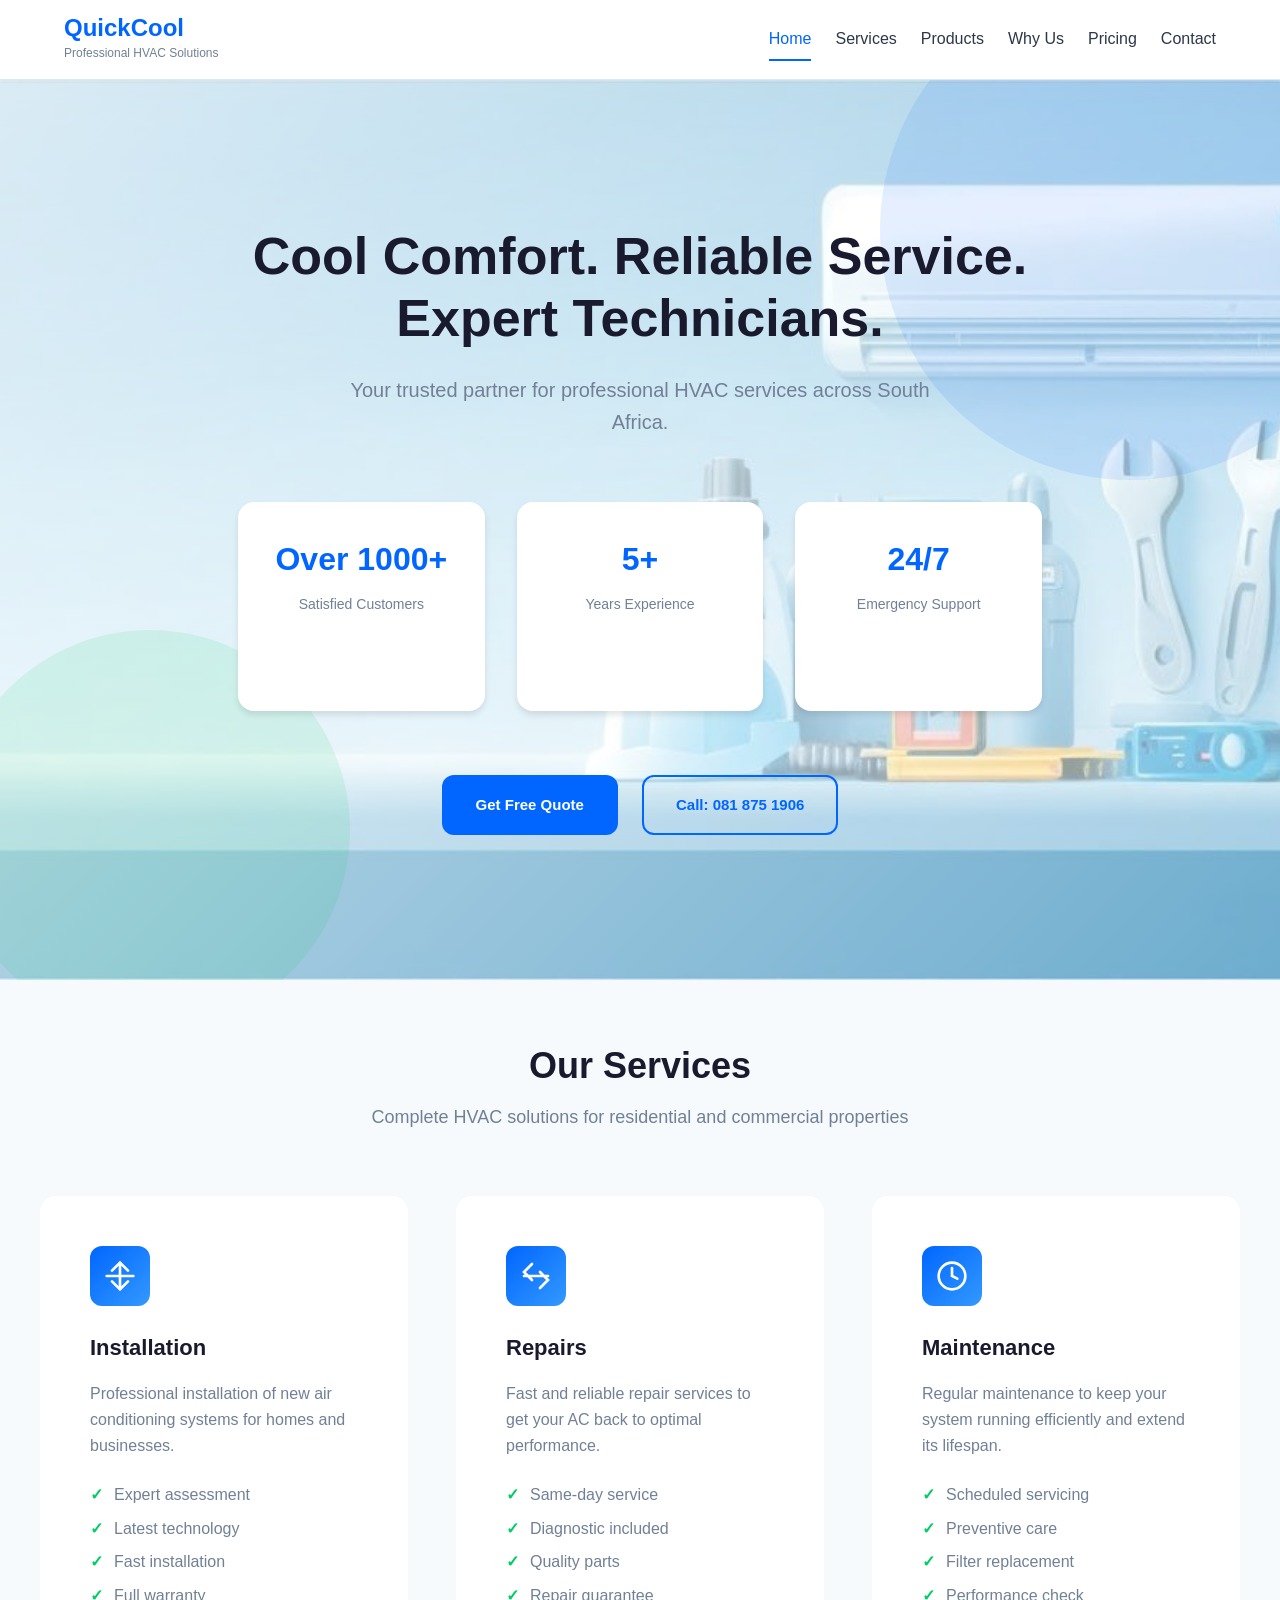
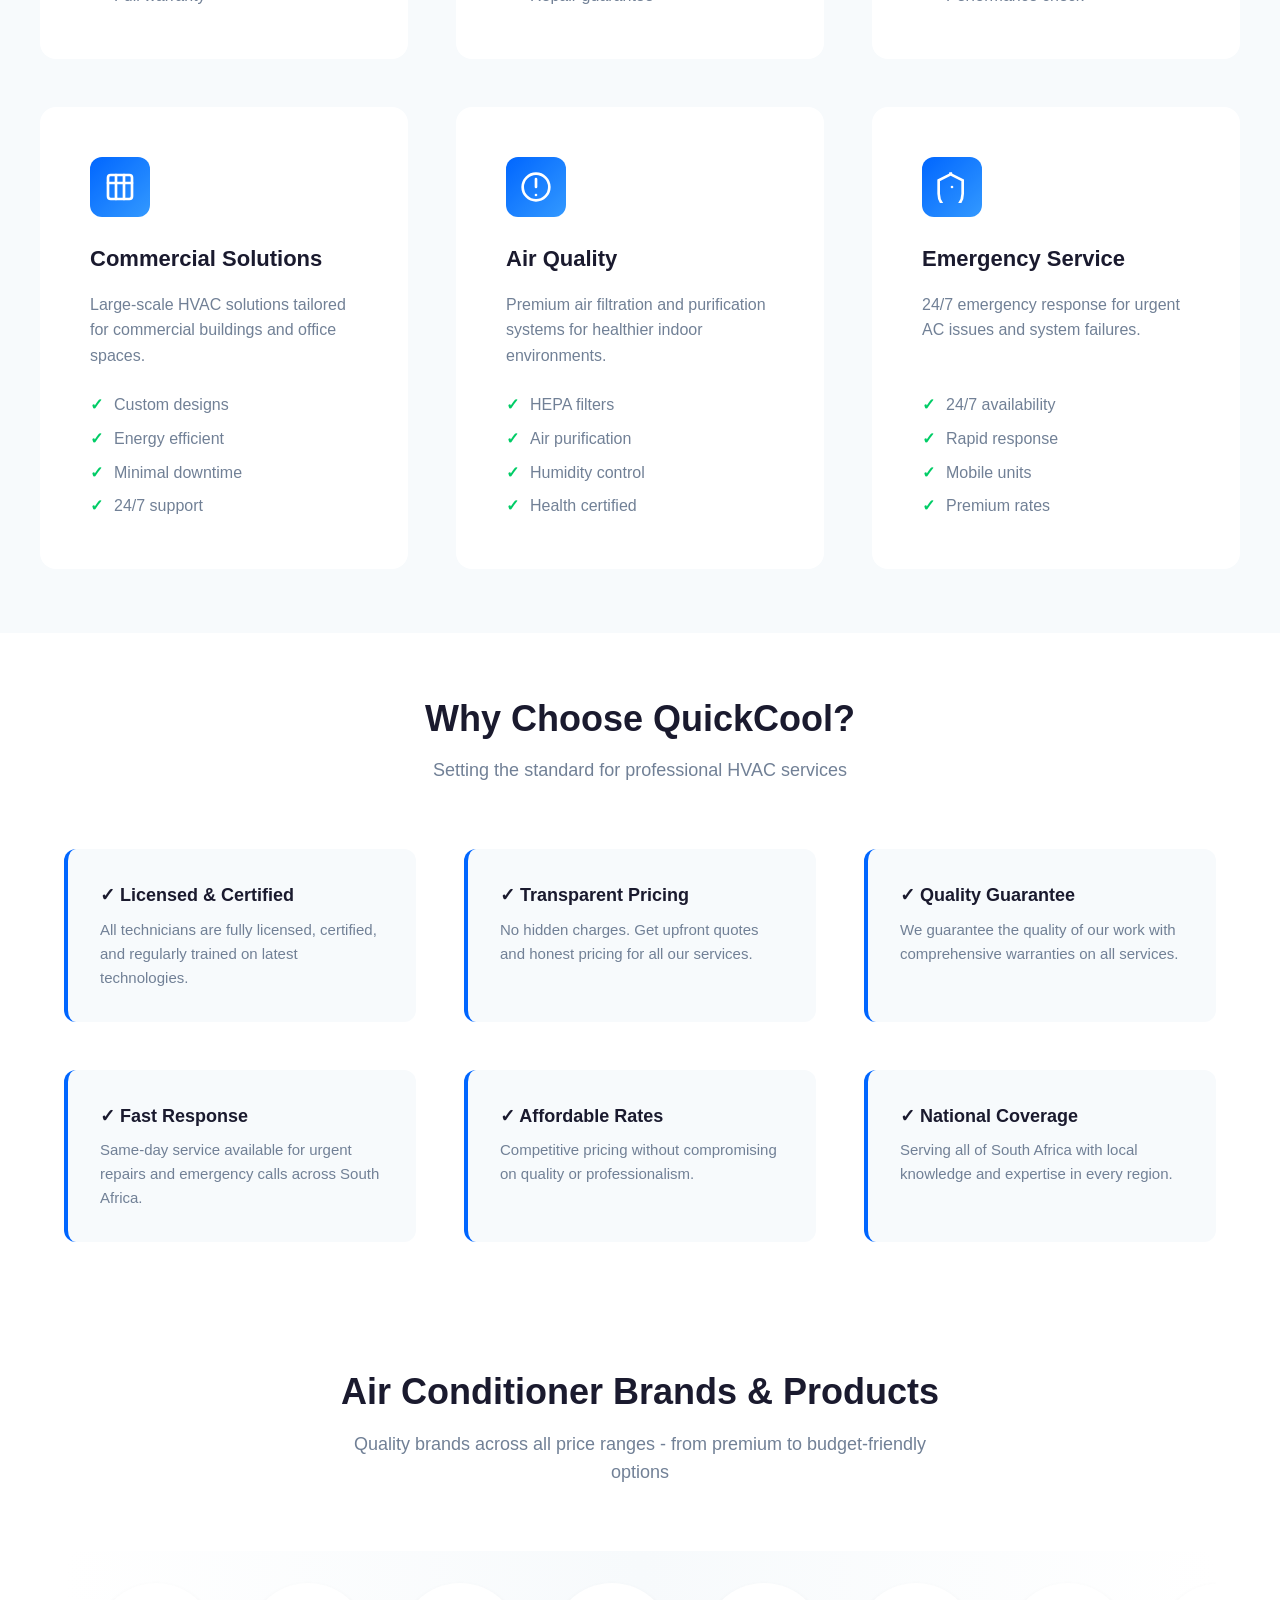
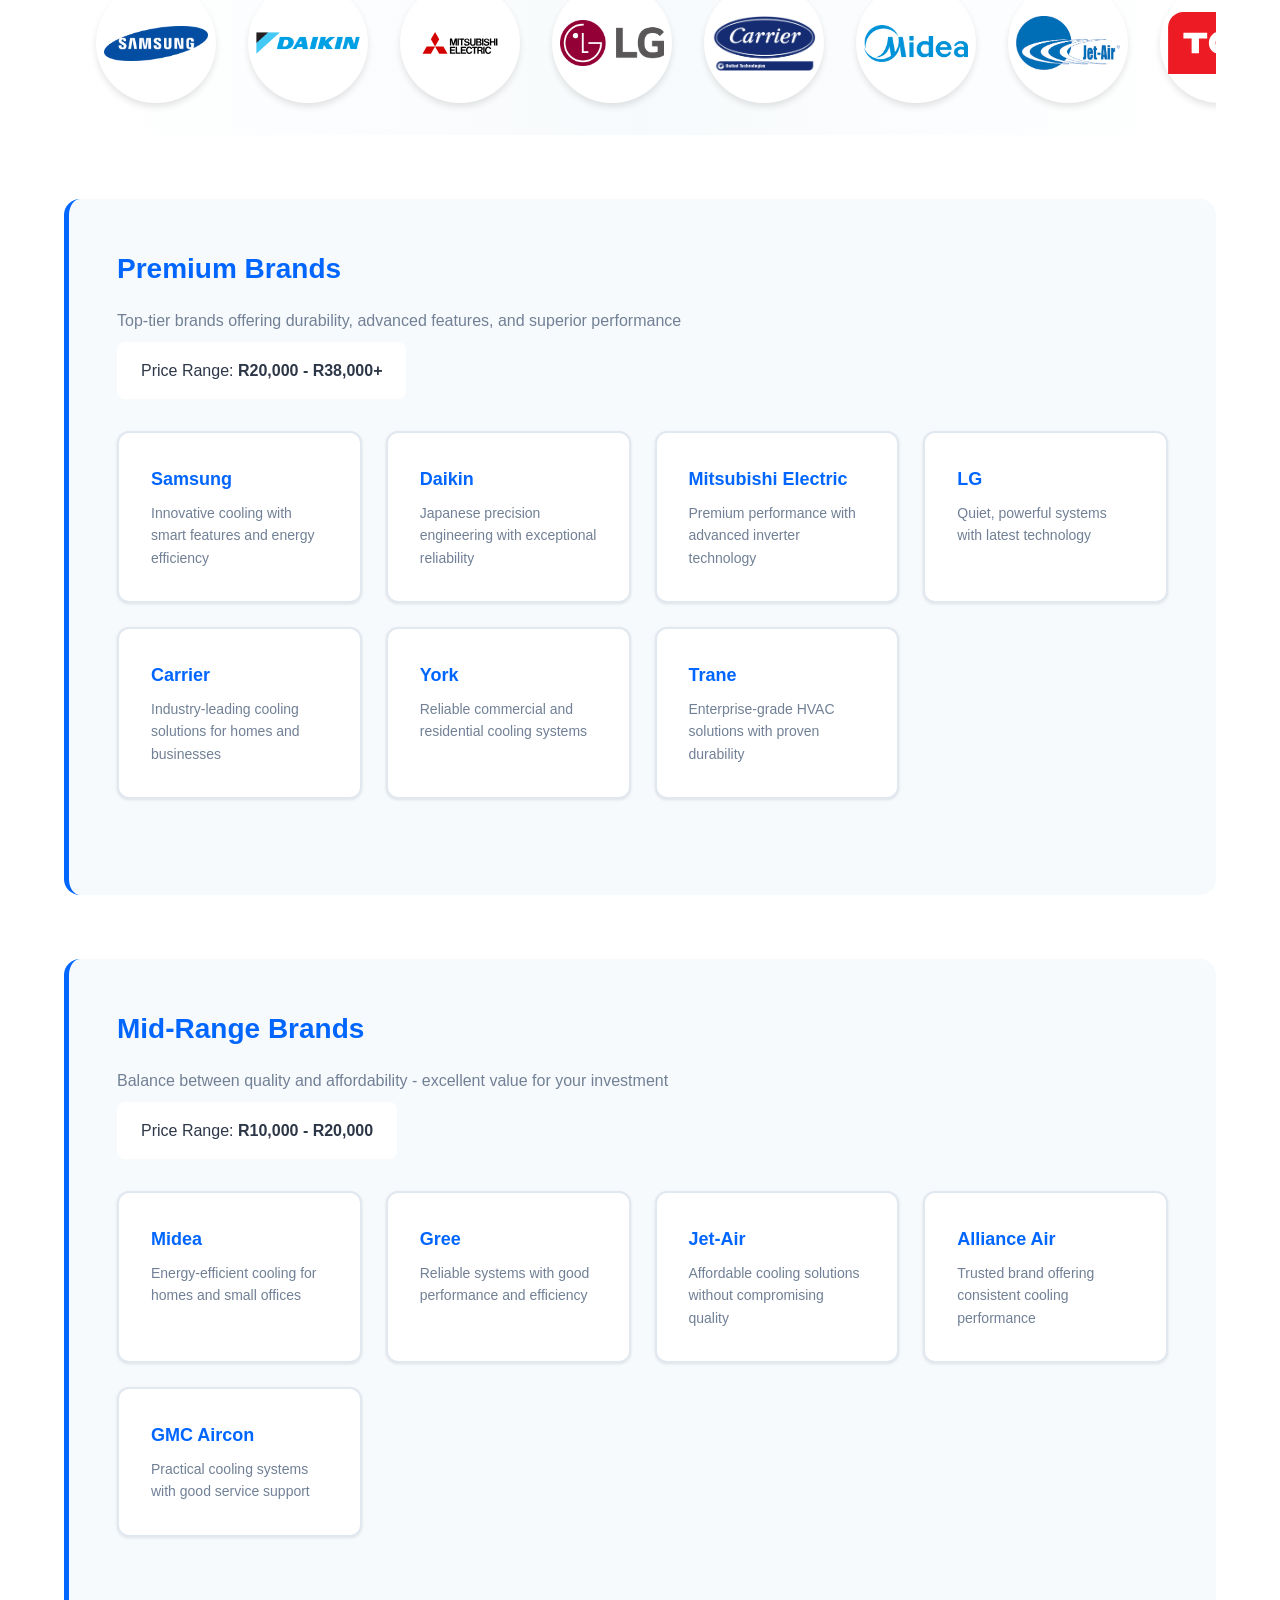
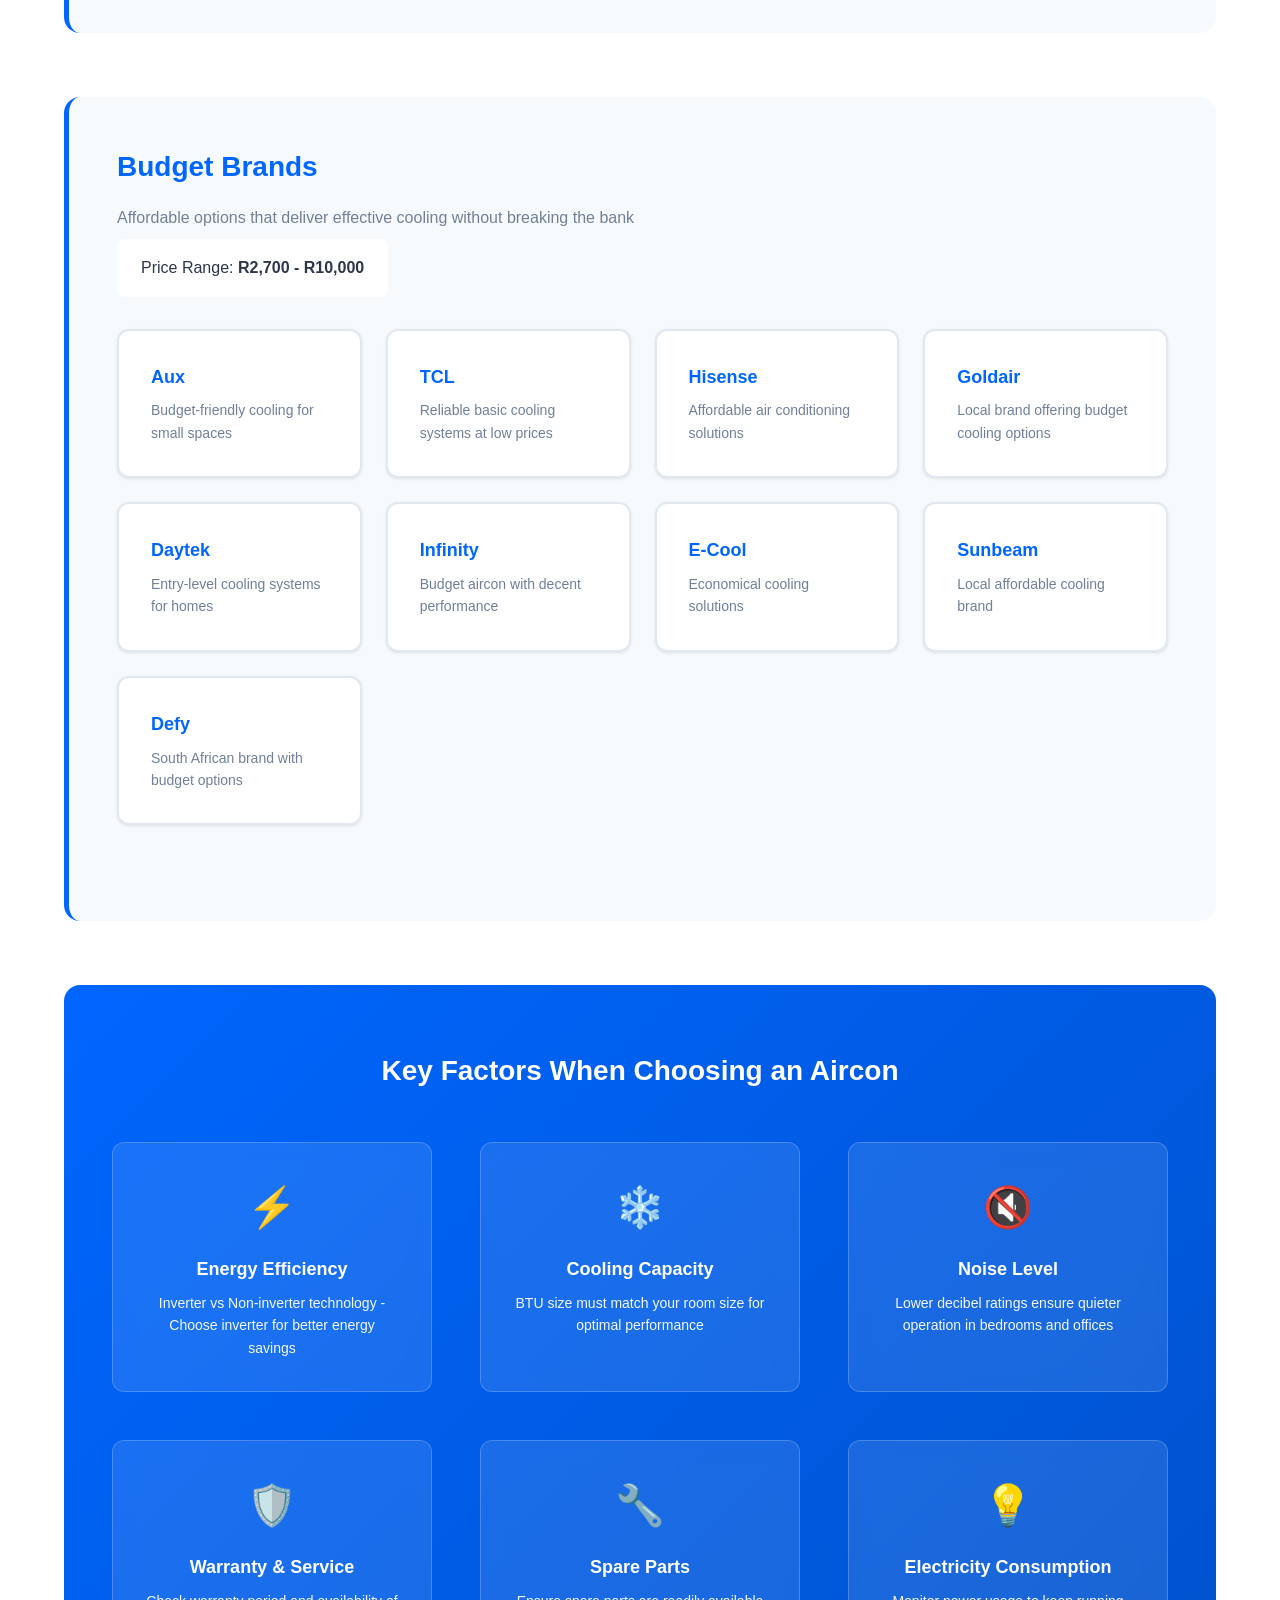
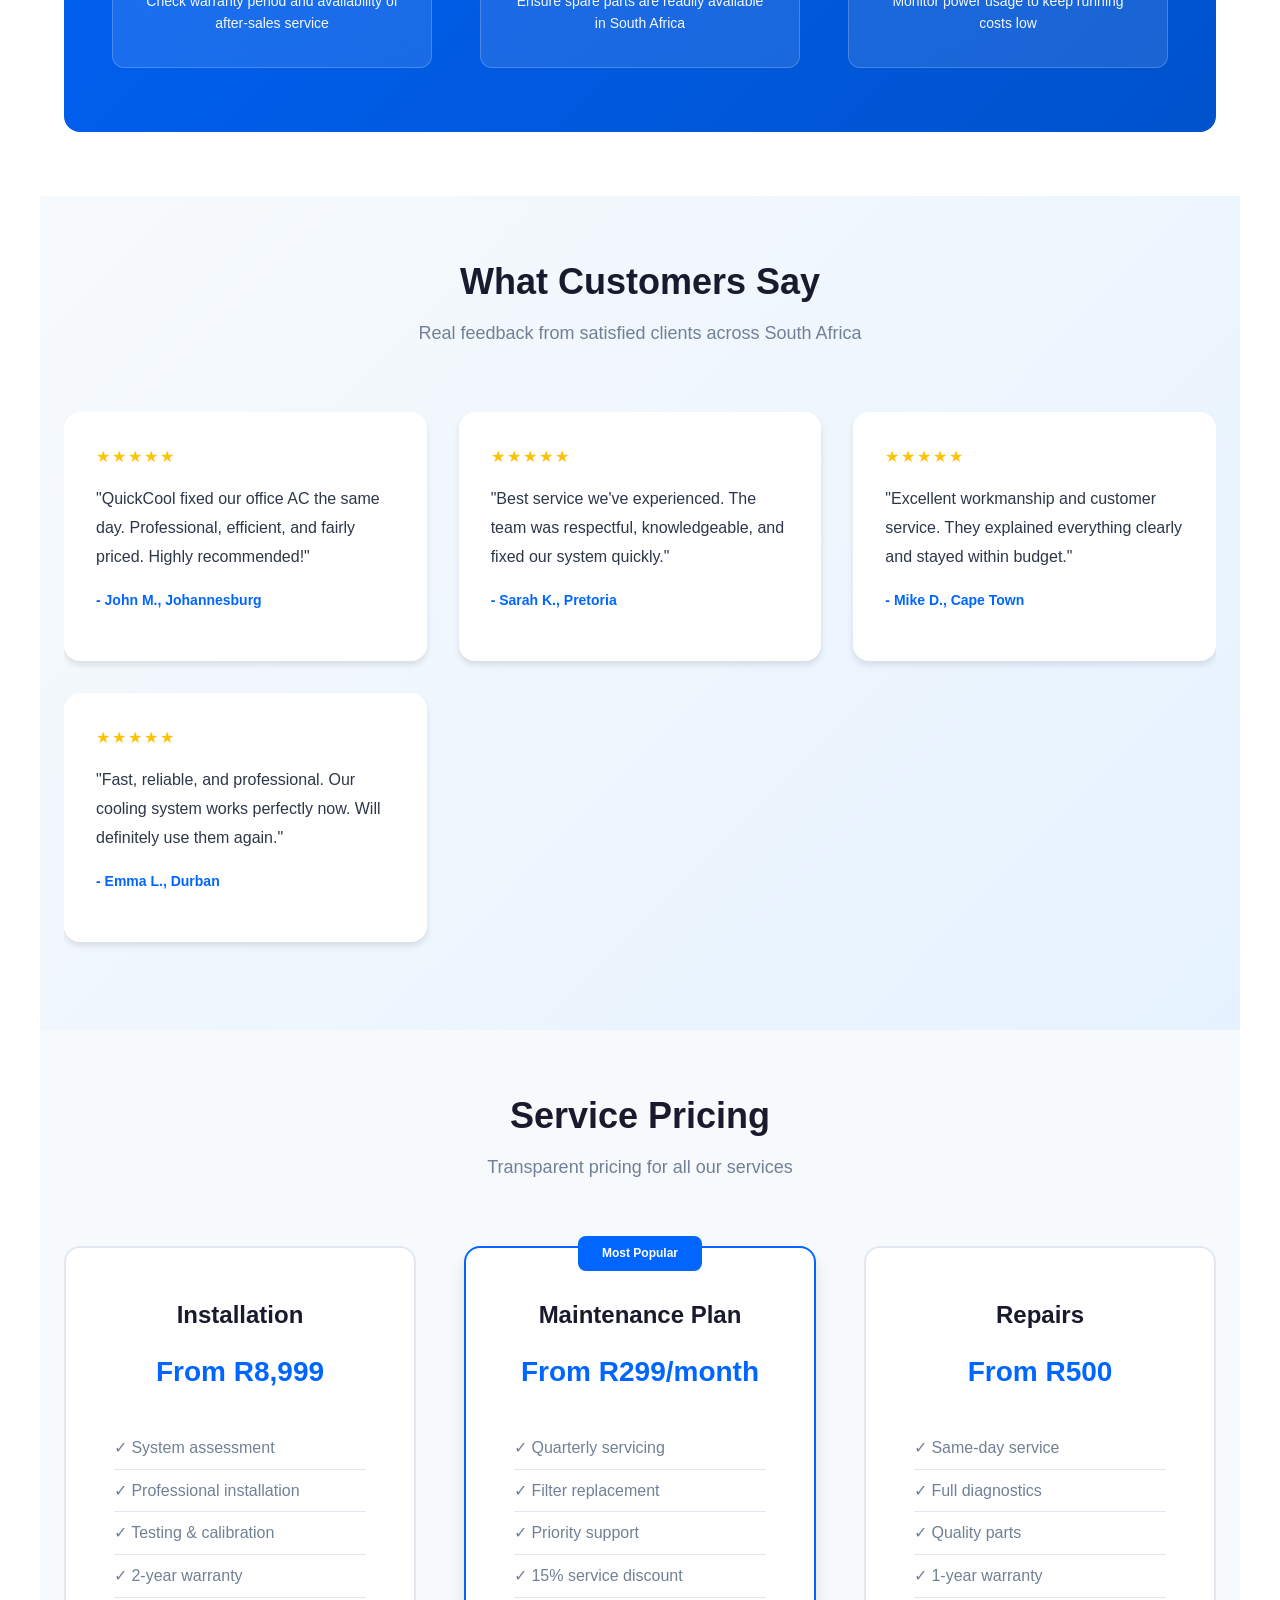
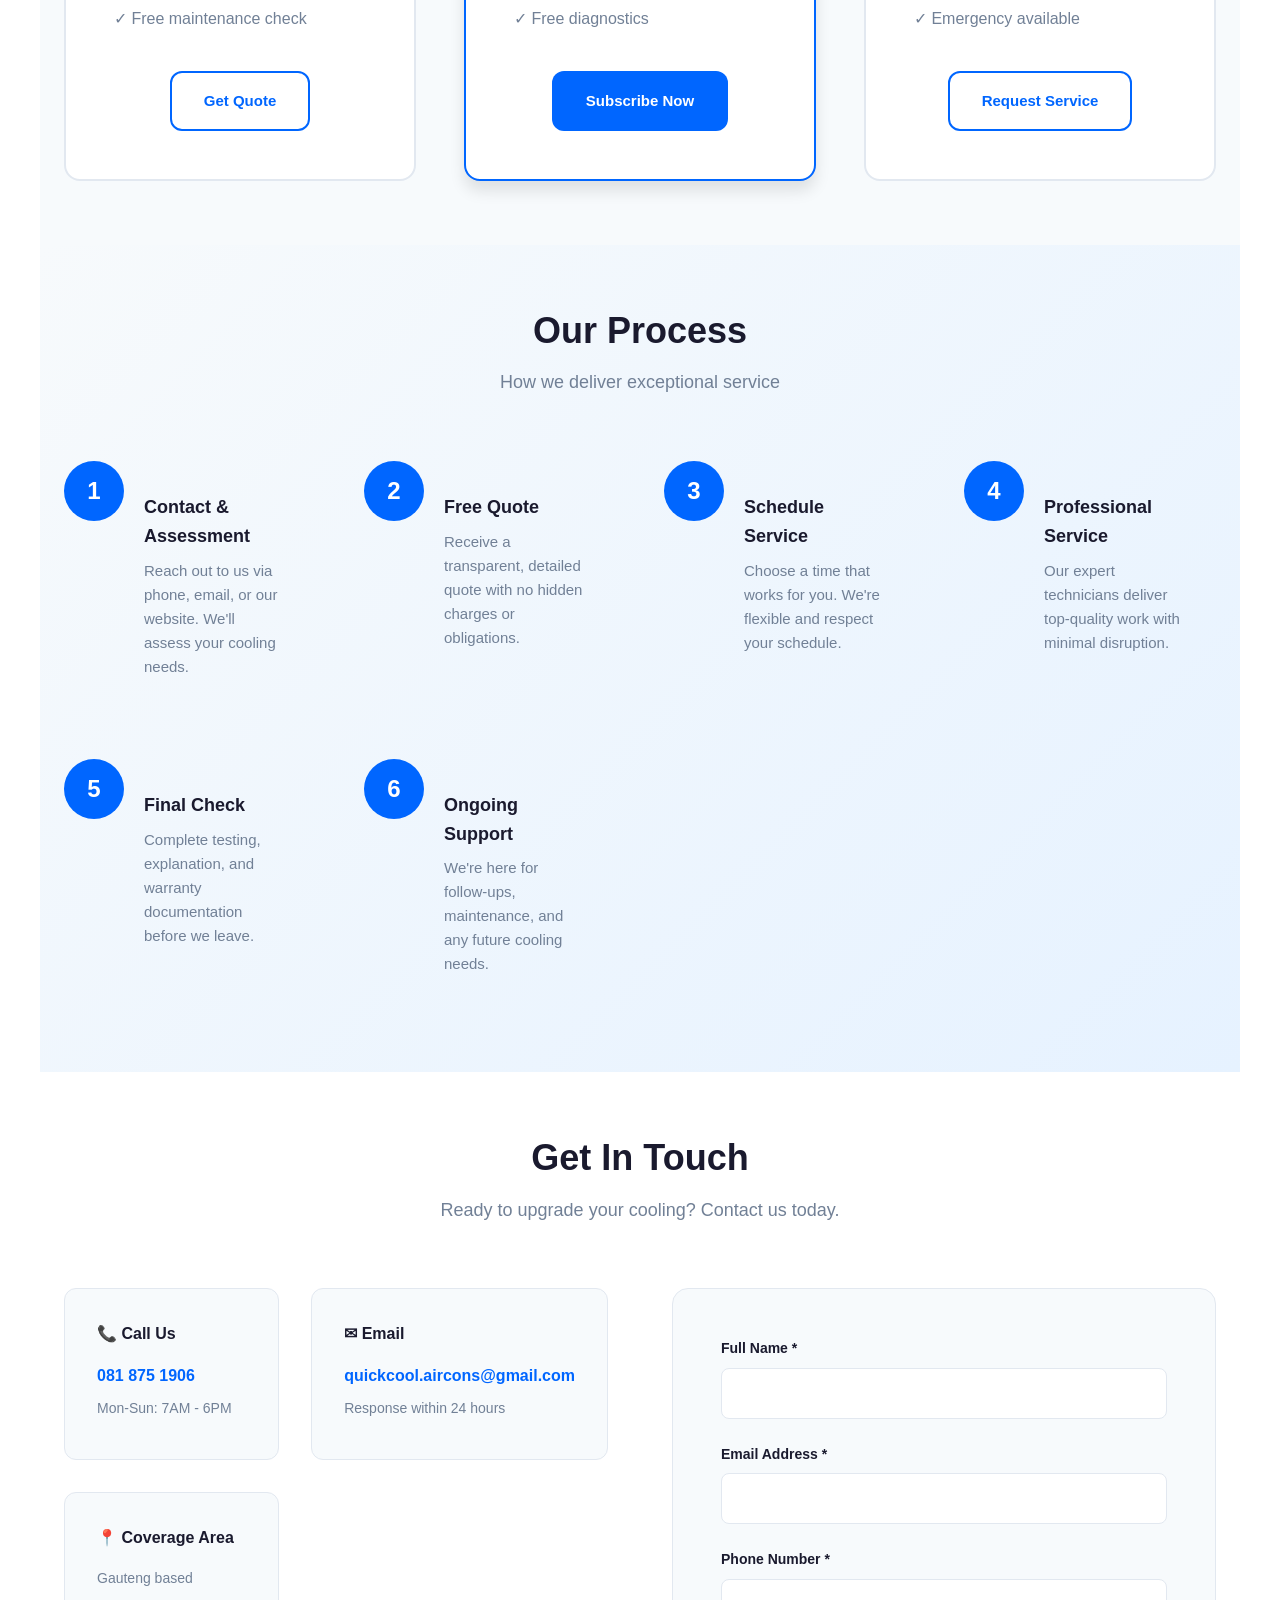
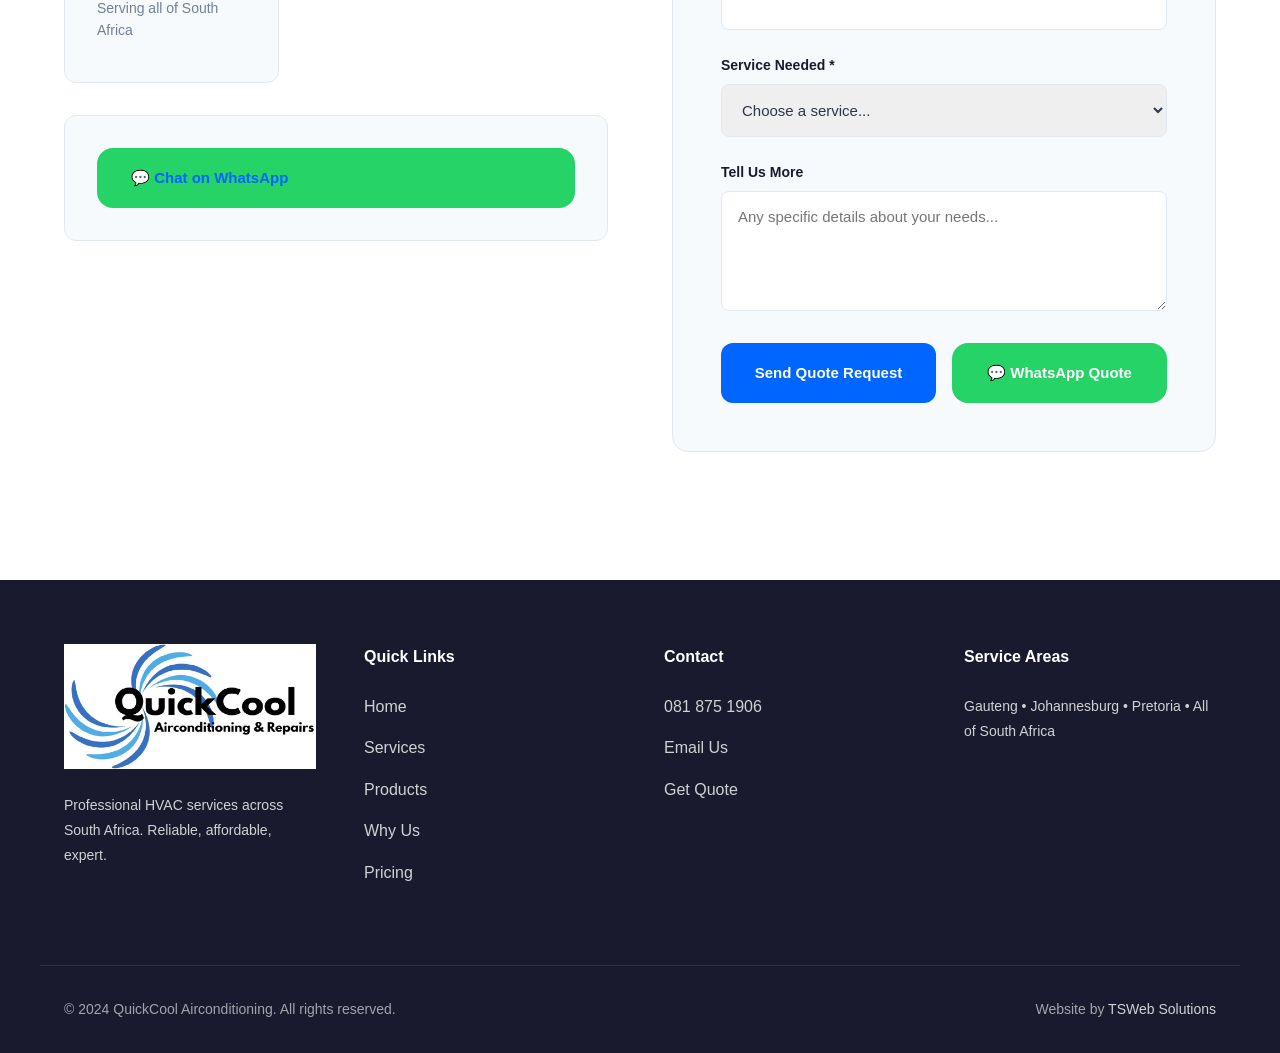
<file: index.html>
<!DOCTYPE html>
<html lang="en">

<head>
    <meta charset="UTF-8">
    <meta name="viewport" content="width=device-width, initial-scale=1.0">
    <meta name="description" content="QuickCool - Professional HVAC Services across South Africa. Expert air conditioning installation, maintenance, repairs & commercial solutions.">
    <meta name="keywords" content="HVAC, air conditioning, installation, repairs, maintenance, cooling systems, South Africa, Gauteng">
    <meta name="theme-color" content="#0066ff">
    <meta property="og:title" content="QuickCool - Professional HVAC Services">
    <meta property="og:description" content="Expert air conditioning installation, repairs, maintenance & commercial solutions across South Africa.">
    <meta property="og:image" content="./assets/og-image.png">
    
    <title>QuickCool | Professional HVAC Services & Air Conditioning Solutions</title>
    <link rel="canonical" href="https://quickcool.co.za/">
    <link rel="stylesheet" href="./style.css">
    <link rel="preconnect" href="https://fonts.googleapis.com">
    <link rel="preconnect" href="https://fonts.gstatic.com" crossorigin>
</head>

<body>
    <!-- NAVIGATION & HEADER -->
    <header class="header" role="banner">
        <div class="header-container">
            <div class="logo">
                <h1>QuickCool</h1>
                <p class="tagline">Professional HVAC Solutions</p>
            </div>
            
            <nav class="nav">
                <a href="#home" class="nav-link active">Home</a>
                <a href="#services" class="nav-link">Services</a>
                <a href="#products" class="nav-link">Products</a>
                <a href="#why-us" class="nav-link">Why Us</a>
                <a href="#pricing" class="nav-link">Pricing</a>
                <a href="#contact" class="nav-link">Contact</a>
            </nav>

            <button class="nav-toggle" aria-label="Toggle navigation" aria-expanded="false">
                <span></span>
                <span></span>
                <span></span>
            </button>
        </div>
    </header>

    <!-- MOBILE NAV -->
    <nav class="mobile-nav" role="navigation" aria-label="Mobile navigation">
        <a href="#home" class="mobile-nav-link">Home</a>
        <a href="#services" class="mobile-nav-link">Services</a>
        <a href="#products" class="mobile-nav-link">Products</a>
        <a href="#why-us" class="mobile-nav-link">Why Us</a>
        <a href="#pricing" class="mobile-nav-link">Pricing</a>
        <a href="#contact" class="mobile-nav-link">Contact</a>
    </nav>

    <!-- HERO SECTION -->
    <section id="home" class="hero">
        <div class="hero-content">
            <h2>Cool Comfort. Reliable Service. Expert Technicians.</h2>
            <p>Your trusted partner for professional HVAC services across South Africa.</p>
            
            <div class="hero-stats">
                <div class="stat">
                    <h3>Over 1000+</h3>
                    <p>Satisfied Customers</p>
                </div>
                <div class="stat">
                    <h3>5+</h3>
                    <p>Years Experience</p>
                </div>
                <div class="stat">
                    <h3>24/7</h3>
                    <p>Emergency Support</p>
                </div>
            </div>

            <div class="cta-buttons">
                <a href="#contact" class="btn btn-primary">Get Free Quote</a>
                <a href="tel:+27818751906" class="btn btn-secondary">Call: 081 875 1906</a>
            </div>
        </div>

        <div class="hero-bg">
            <div class="shape shape-1"></div>
            <div class="shape shape-2"></div>
        </div>
    </section>

    <!-- SERVICES SECTION -->
    <section id="services" class="services">
        <div class="section-header">
            <h2>Our Services</h2>
            <p>Complete HVAC solutions for residential and commercial properties</p>
        </div>

        <div class="services-grid">
            <!-- Service 1 -->
            <article class="service-card" data-service="installation">
                <div class="service-icon">
                    <svg viewBox="0 0 24 24" fill="none" stroke="currentColor">
                        <path d="M12 2v20M2 12h20M18 8l-6-6-6 6M6 16l6 6 6-6" stroke-width="2" stroke-linecap="round"/>
                    </svg>
                </div>
                <h3>Installation</h3>
                <p>Professional installation of new air conditioning systems for homes and businesses.</p>
                <ul class="features">
                    <li>Expert assessment</li>
                    <li>Latest technology</li>
                    <li>Fast installation</li>
                    <li>Full warranty</li>
                </ul>
            </article>

            <!-- Service 2 -->
            <article class="service-card" data-service="repairs">
                <div class="service-icon">
                    <svg viewBox="0 0 24 24" fill="none" stroke="currentColor">
                        <path d="M3 12h18M9 3l-6 6 6 6M15 21l6-6-6-6" stroke-width="2" stroke-linecap="round"/>
                    </svg>
                </div>
                <h3>Repairs</h3>
                <p>Fast and reliable repair services to get your AC back to optimal performance.</p>
                <ul class="features">
                    <li>Same-day service</li>
                    <li>Diagnostic included</li>
                    <li>Quality parts</li>
                    <li>Repair guarantee</li>
                </ul>
            </article>

            <!-- Service 3 -->
            <article class="service-card" data-service="maintenance">
                <div class="service-icon">
                    <svg viewBox="0 0 24 24" fill="none" stroke="currentColor">
                        <circle cx="12" cy="12" r="10"/>
                        <path d="M12 6v6l4 2" stroke-width="2" stroke-linecap="round"/>
                    </svg>
                </div>
                <h3>Maintenance</h3>
                <p>Regular maintenance to keep your system running efficiently and extend its lifespan.</p>
                <ul class="features">
                    <li>Scheduled servicing</li>
                    <li>Preventive care</li>
                    <li>Filter replacement</li>
                    <li>Performance check</li>
                </ul>
            </article>

            <!-- Service 4 -->
            <article class="service-card" data-service="commercial">
                <div class="service-icon">
                    <svg viewBox="0 0 24 24" fill="none" stroke="currentColor">
                        <rect x="3" y="3" width="18" height="18" rx="2"/>
                        <path d="M3 9h18M9 3v18M15 3v18" stroke-width="2" stroke-linecap="round"/>
                    </svg>
                </div>
                <h3>Commercial Solutions</h3>
                <p>Large-scale HVAC solutions tailored for commercial buildings and office spaces.</p>
                <ul class="features">
                    <li>Custom designs</li>
                    <li>Energy efficient</li>
                    <li>Minimal downtime</li>
                    <li>24/7 support</li>
                </ul>
            </article>

            <!-- Service 5 -->
            <article class="service-card" data-service="air-quality">
                <div class="service-icon">
                    <svg viewBox="0 0 24 24" fill="none" stroke="currentColor">
                        <path d="M12 2C6.48 2 2 6.48 2 12s4.48 10 10 10 10-4.48 10-10S17.52 2 12 2z"/>
                        <path d="M12 6v6M12 18v.01" stroke-width="2" stroke-linecap="round"/>
                    </svg>
                </div>
                <h3>Air Quality</h3>
                <p>Premium air filtration and purification systems for healthier indoor environments.</p>
                <ul class="features">
                    <li>HEPA filters</li>
                    <li>Air purification</li>
                    <li>Humidity control</li>
                    <li>Health certified</li>
                </ul>
            </article>

            <!-- Service 6 -->
            <article class="service-card" data-service="emergency">
                <div class="service-icon">
                    <svg viewBox="0 0 24 24" fill="none" stroke="currentColor">
                        <path d="M12 2L2 7v10c0 5.55 3.84 10.74 9 12 5.16-1.26 9-6.45 9-12V7l-10-5z"/>
                        <path d="M12 12h.01" stroke-width="2" stroke-linecap="round"/>
                    </svg>
                </div>
                <h3>Emergency Service</h3>
                <p>24/7 emergency response for urgent AC issues and system failures.</p>
                <ul class="features">
                    <li>24/7 availability</li>
                    <li>Rapid response</li>
                    <li>Mobile units</li>
                    <li>Premium rates</li>
                </ul>
            </article>
        </div>
    </section>

    <!-- WHY US SECTION -->
    <section id="why-us" class="why-us">
        <div class="section-header">
            <h2>Why Choose QuickCool?</h2>
            <p>Setting the standard for professional HVAC services</p>
        </div>

        <div class="benefits-grid">
            <div class="benefit-card">
                <h3>✓ Licensed & Certified</h3>
                <p>All technicians are fully licensed, certified, and regularly trained on latest technologies.</p>
            </div>
            <div class="benefit-card">
                <h3>✓ Transparent Pricing</h3>
                <p>No hidden charges. Get upfront quotes and honest pricing for all our services.</p>
            </div>
            <div class="benefit-card">
                <h3>✓ Quality Guarantee</h3>
                <p>We guarantee the quality of our work with comprehensive warranties on all services.</p>
            </div>
            <div class="benefit-card">
                <h3>✓ Fast Response</h3>
                <p>Same-day service available for urgent repairs and emergency calls across South Africa.</p>
            </div>
            <div class="benefit-card">
                <h3>✓ Affordable Rates</h3>
                <p>Competitive pricing without compromising on quality or professionalism.</p>
            </div>
            <div class="benefit-card">
                <h3>✓ National Coverage</h3>
                <p>Serving all of South Africa with local knowledge and expertise in every region.</p>
            </div>
        </div>
    </section>

    <!-- PRODUCTS & BRANDS SECTION -->
    <section id="products" class="products-brands">
        <div class="section-header">
            <h2>Air Conditioner Brands & Products</h2>
            <p>Quality brands across all price ranges - from premium to budget-friendly options</p>
        </div>

        <!-- BRAND LOGOS CAROUSEL -->
        <div class="brand-logos-carousel">
            <div class="logos-container">
                <!-- ADD YOUR BRAND LOGO IMAGES BELOW - Replace 'logo-placeholder.png' with your image paths -->
                <div class="logo-item">
                    <img src="./images/Samsung_Group_Logo_2005-s640.png" alt="Samsung">
                </div>
                <div class="logo-item">
                    <img src="./images/Daikin_Logo_1985-s640.png" alt="Daikin">
                </div>
                <div class="logo-item">
                    <img src="./images/Mitsubishi_Electric_Logo.svg" alt="Mitsubishi Electric">
                </div>
                <div class="logo-item">
                    <img src="./images/LG_Logo_2014-s640.png" alt="LG">
                </div>
                <div class="logo-item">
                    <img src="./images/Carrier_logo_logotype.png" alt="Carrier">
                </div>
               
                <div class="logo-item">
                    <img src="./images/Midea_Logo_2017-s640.png" alt="Midea">
                </div>
               
                <div class="logo-item">
                    <img src="./images/Jet-Air.png" alt="Jet-Air">
                </div>
            
                <div class="logo-item">
                    <img src="./images/TCL_Corporation_Logo.svg" alt="TCL">
                </div>
                <div class="logo-item">
                    <img src="./images/Hisense_Logo_2012-s640.png" alt="Hisense">
                </div>

                <div class="logo-item">
                    <img src="./images/Defy.png" alt="Defy">
                </div>
                <!-- Duplicate the logos for seamless loop -->
                <div class="logo-item">
                    <img src="./images/Samsung_Group_Logo_2005-s640.png" alt="Samsung">
                </div>
                <div class="logo-item">
                    <img src="./images/Daikin_Logo_1985-s640.png" alt="Daikin">
                </div>
                <div class="logo-item">
                    <img src="./images/Mitsubishi_Electric_Logo.svg" alt="Mitsubishi Electric">
                </div>
                <div class="logo-item">
                    <img src="./images/LG_Logo_2014-s640.png" alt="LG">
                </div>
                <div class="logo-item">
                    <img src="./images/Carrier_logo_logotype.png" alt="Carrier">
                </div>
                <div class="logo-item">         
                    <img src="./images/Jet-Air.png" alt="Jet-Air">
                </div>
            
                <div class="logo-item">
                    <img src="./images/TCL_Corporation_Logo.svg" alt="TCL">
                </div>
                <div class="logo-item">
                    <img src="./images/Hisense_Logo_2012-s640.png" alt="Hisense">
                </div>

                <div class="logo-item">
                    <img src="./images/Defy.png" alt="Defy">
                </div>
                <div class="logo-item">
                    <img src="./images/Samsung_Group_Logo_2005-s640.png" alt="Samsung">
                </div>
                <div class="logo-item">
                    <img src="./images/Daikin_Logo_1985-s640.png" alt="Daikin">
                </div>
                <div class="logo-item">
                    <img src="./images/Mitsubishi_Electric_Logo.svg" alt="Mitsubishi Electric">
                </div>
                <div class="logo-item">
                    <img src="./images/LG_Logo_2014-s640.png" alt="LG">
                </div>
                <div class="logo-item">
                    <img src="./images/Carrier_logo_logotype.png" alt="Carrier">
                </div>
            </div>
        </div>

        <!-- PREMIUM BRANDS -->
        <div class="brand-category">
            <h3 class="category-title">Premium Brands</h3>
            <p class="category-description">Top-tier brands offering durability, advanced features, and superior performance</p>
            <p class="price-range">Price Range: <strong>R20,000 - R38,000+</strong></p>
            
            <div class="brands-grid">
                <div class="brand-card">
                    <h4>Samsung</h4>
                    <p>Innovative cooling with smart features and energy efficiency</p>
                </div>
                <div class="brand-card">
                    <h4>Daikin</h4>
                    <p>Japanese precision engineering with exceptional reliability</p>
                </div>
                <div class="brand-card">
                    <h4>Mitsubishi Electric</h4>
                    <p>Premium performance with advanced inverter technology</p>
                </div>
                <div class="brand-card">
                    <h4>LG</h4>
                    <p>Quiet, powerful systems with latest technology</p>
                </div>
                <div class="brand-card">
                    <h4>Carrier</h4>
                    <p>Industry-leading cooling solutions for homes and businesses</p>
                </div>
                <div class="brand-card">
                    <h4>York</h4>
                    <p>Reliable commercial and residential cooling systems</p>
                </div>
                <div class="brand-card">
                    <h4>Trane</h4>
                    <p>Enterprise-grade HVAC solutions with proven durability</p>
                </div>
            </div>
        </div>

        <!-- MID-RANGE BRANDS -->
        <div class="brand-category">
            <h3 class="category-title">Mid-Range Brands</h3>
            <p class="category-description">Balance between quality and affordability - excellent value for your investment</p>
            <p class="price-range">Price Range: <strong>R10,000 - R20,000</strong></p>
            
            <div class="brands-grid">
                <div class="brand-card">
                    <h4>Midea</h4>
                    <p>Energy-efficient cooling for homes and small offices</p>
                </div>
                <div class="brand-card">
                    <h4>Gree</h4>
                    <p>Reliable systems with good performance and efficiency</p>
                </div>
                <div class="brand-card">
                    <h4>Jet-Air</h4>
                    <p>Affordable cooling solutions without compromising quality</p>
                </div>
                <div class="brand-card">
                    <h4>Alliance Air</h4>
                    <p>Trusted brand offering consistent cooling performance</p>
                </div>
                <div class="brand-card">
                    <h4>GMC Aircon</h4>
                    <p>Practical cooling systems with good service support</p>
                </div>
            </div>
        </div>

        <!-- BUDGET BRANDS -->
        <div class="brand-category">
            <h3 class="category-title">Budget Brands</h3>
            <p class="category-description">Affordable options that deliver effective cooling without breaking the bank</p>
            <p class="price-range">Price Range: <strong>R2,700 - R10,000</strong></p>
            
            <div class="brands-grid">
                <div class="brand-card">
                    <h4>Aux</h4>
                    <p>Budget-friendly cooling for small spaces</p>
                </div>
                <div class="brand-card">
                    <h4>TCL</h4>
                    <p>Reliable basic cooling systems at low prices</p>
                </div>
                <div class="brand-card">
                    <h4>Hisense</h4>
                    <p>Affordable air conditioning solutions</p>
                </div>
                <div class="brand-card">
                    <h4>Goldair</h4>
                    <p>Local brand offering budget cooling options</p>
                </div>
                <div class="brand-card">
                    <h4>Daytek</h4>
                    <p>Entry-level cooling systems for homes</p>
                </div>
                <div class="brand-card">
                    <h4>Infinity</h4>
                    <p>Budget aircon with decent performance</p>
                </div>
                <div class="brand-card">
                    <h4>E-Cool</h4>
                    <p>Economical cooling solutions</p>
                </div>
                <div class="brand-card">
                    <h4>Sunbeam</h4>
                    <p>Local affordable cooling brand</p>
                </div>
                <div class="brand-card">
                    <h4>Defy</h4>
                    <p>South African brand with budget options</p>
                </div>
            </div>
        </div>

        <!-- KEY FACTORS SECTION -->
        <div class="key-factors">
            <h3>Key Factors When Choosing an Aircon</h3>
            <div class="factors-grid">
                <div class="factor-card">
                    <div class="factor-icon">⚡</div>
                    <h4>Energy Efficiency</h4>
                    <p>Inverter vs Non-inverter technology - Choose inverter for better energy savings</p>
                </div>
                <div class="factor-card">
                    <div class="factor-icon">❄️</div>
                    <h4>Cooling Capacity</h4>
                    <p>BTU size must match your room size for optimal performance</p>
                </div>
                <div class="factor-card">
                    <div class="factor-icon">🔇</div>
                    <h4>Noise Level</h4>
                    <p>Lower decibel ratings ensure quieter operation in bedrooms and offices</p>
                </div>
                <div class="factor-card">
                    <div class="factor-icon">🛡️</div>
                    <h4>Warranty & Service</h4>
                    <p>Check warranty period and availability of after-sales service</p>
                </div>
                <div class="factor-card">
                    <div class="factor-icon">🔧</div>
                    <h4>Spare Parts</h4>
                    <p>Ensure spare parts are readily available in South Africa</p>
                </div>
                <div class="factor-card">
                    <div class="factor-icon">💡</div>
                    <h4>Electricity Consumption</h4>
                    <p>Monitor power usage to keep running costs low</p>
                </div>
            </div>
        </div>
    </section>

    <!-- TESTIMONIALS SECTION -->
    <section class="testimonials">
        <div class="section-header">
            <h2>What Customers Say</h2>
            <p>Real feedback from satisfied clients across South Africa</p>
        </div>

        <div class="testimonials-carousel">
            <div class="testimonial-card">
                <div class="stars">★★★★★</div>
                <p>"QuickCool fixed our office AC the same day. Professional, efficient, and fairly priced. Highly recommended!"</p>
                <p class="author">- John M., Johannesburg</p>
            </div>
            <div class="testimonial-card">
                <div class="stars">★★★★★</div>
                <p>"Best service we've experienced. The team was respectful, knowledgeable, and fixed our system quickly."</p>
                <p class="author">- Sarah K., Pretoria</p>
            </div>
            <div class="testimonial-card">
                <div class="stars">★★★★★</div>
                <p>"Excellent workmanship and customer service. They explained everything clearly and stayed within budget."</p>
                <p class="author">- Mike D., Cape Town</p>
            </div>
            <div class="testimonial-card">
                <div class="stars">★★★★★</div>
                <p>"Fast, reliable, and professional. Our cooling system works perfectly now. Will definitely use them again."</p>
                <p class="author">- Emma L., Durban</p>
            </div>
        </div>
    </section>

    <!-- PRICING SECTION -->
    <section id="pricing" class="pricing">
        <div class="section-header">
            <h2>Service Pricing</h2>
            <p>Transparent pricing for all our services</p>
        </div>

        <div class="pricing-grid">
            <!-- Pricing Card 1 -->
            <div class="pricing-card">
                <h3>Installation</h3>
                <p class="price">From R8,999</p>
                <ul class="pricing-features">
                    <li>✓ System assessment</li>
                    <li>✓ Professional installation</li>
                    <li>✓ Testing & calibration</li>
                    <li>✓ 2-year warranty</li>
                    <li>✓ Free maintenance check</li>
                </ul>
                <a href="#contact" class="btn btn-outline">Get Quote</a>
            </div>

            <!-- Pricing Card 2 -->
            <div class="pricing-card featured">
                <span class="badge">Most Popular</span>
                <h3>Maintenance Plan</h3>
                <p class="price">From R299/month</p>
                <ul class="pricing-features">
                    <li>✓ Quarterly servicing</li>
                    <li>✓ Filter replacement</li>
                    <li>✓ Priority support</li>
                    <li>✓ 15% service discount</li>
                    <li>✓ Free diagnostics</li>
                </ul>
                <a href="#contact" class="btn btn-primary">Subscribe Now</a>
            </div>

            <!-- Pricing Card 3 -->
            <div class="pricing-card">
                <h3>Repairs</h3>
                <p class="price">From R500</p>
                <ul class="pricing-features">
                    <li>✓ Same-day service</li>
                    <li>✓ Full diagnostics</li>
                    <li>✓ Quality parts</li>
                    <li>✓ 1-year warranty</li>
                    <li>✓ Emergency available</li>
                </ul>
                <a href="#contact" class="btn btn-outline">Request Service</a>
            </div>
        </div>
    </section>

    <!-- PROCESS SECTION -->
    <section class="process">
        <div class="section-header">
            <h2>Our Process</h2>
            <p>How we deliver exceptional service</p>
        </div>

        <div class="process-steps">
            <div class="step">
                <div class="step-number">1</div>
                <h3>Contact & Assessment</h3>
                <p>Reach out to us via phone, email, or our website. We'll assess your cooling needs.</p>
            </div>
            <div class="step">
                <div class="step-number">2</div>
                <h3>Free Quote</h3>
                <p>Receive a transparent, detailed quote with no hidden charges or obligations.</p>
            </div>
            <div class="step">
                <div class="step-number">3</div>
                <h3>Schedule Service</h3>
                <p>Choose a time that works for you. We're flexible and respect your schedule.</p>
            </div>
            <div class="step">
                <div class="step-number">4</div>
                <h3>Professional Service</h3>
                <p>Our expert technicians deliver top-quality work with minimal disruption.</p>
            </div>
            <div class="step">
                <div class="step-number">5</div>
                <h3>Final Check</h3>
                <p>Complete testing, explanation, and warranty documentation before we leave.</p>
            </div>
            <div class="step">
                <div class="step-number">6</div>
                <h3>Ongoing Support</h3>
                <p>We're here for follow-ups, maintenance, and any future cooling needs.</p>
            </div>
        </div>
    </section>

    <!-- CONTACT SECTION -->
    <section id="contact" class="contact">
        <div class="section-header">
            <h2>Get In Touch</h2>
            <p>Ready to upgrade your cooling? Contact us today.</p>
        </div>

        <div class="contact-grid">
            <!-- Contact Info -->
            <div class="contact-info">
                <div class="info-card">
                    <h3>📞 Call Us</h3>
                    <a href="tel:+27818751906">081 875 1906</a>
                    <p>Mon-Sun: 7AM - 6PM</p>
                </div>

                <div class="info-card">
                    <h3>✉ Email</h3>
                    <a href="mailto:quickcool.aircons@gmail.com">quickcool.aircons@gmail.com</a>
                    <p>Response within 24 hours</p>
                </div>

                <div class="info-card">
                    <h3>📍 Coverage Area</h3>
                    <p>Gauteng based</p>
                    <p>Serving all of South Africa</p>
                </div>

                <div class="info-card whatsapp-card">
                    <a href="https://wa.me/27818751906?text=Hello%2C%20I%20would%20like%20to%20inquire%20about%20HVAC%20services" 
                       target="_blank" rel="noopener noreferrer" class="btn btn-whatsapp">
                        💬 Chat on WhatsApp
                    </a>
                </div>
            </div>

            <!-- Contact Form -->
            <form action="https://formsubmit.co/quickcool.aircons@gmail.com" method="POST" id="contactForm" class="contact-form" novalidate>
                <!-- FormSubmit Security Settings -->
                <input type="hidden" name="_captcha" value="false">
                <input type="hidden" name="_subject" value="New Quote Request from QuickCool">
                
                <div class="form-group">
                    <label for="name">Full Name *</label>
                    <input type="text" id="name" name="name" required aria-label="Your full name">
                </div>

                <div class="form-group">
                    <label for="email">Email Address *</label>
                    <input type="email" id="email" name="email" required aria-label="Your email address">
                </div>

                <div class="form-group">
                    <label for="phone">Phone Number *</label>
                    <input type="tel" id="phone" name="phone" required aria-label="Your phone number">
                </div>

                <div class="form-group">
                    <label for="service">Service Needed *</label>
                    <select id="service" name="service" required aria-label="Select service">
                        <option value="">Choose a service...</option>
                        <option value="installation">Installation</option>
                        <option value="repairs">Repairs</option>
                        <option value="maintenance">Maintenance</option>
                        <option value="commercial">Commercial Solutions</option>
                        <option value="emergency">Emergency Service</option>
                        <option value="other">Other</option>
                    </select>
                </div>

                <div class="form-group">
                    <label for="message">Tell Us More</label>
                    <textarea id="message" name="message" rows="5" placeholder="Any specific details about your needs..." aria-label="Your message"></textarea>
                </div>

                <!-- Button Container -->
                <div class="button-container">
                    <button type="submit" class="btn btn-primary">Send Quote Request</button>
                    <a id="whatsappBtn"
                       class="btn btn-success"
                       target="_blank">
                       💬 WhatsApp Quote
                    </a>
                </div>
            </form>
        </div>
    </section>

    <!-- FOOTER -->
    <footer class="footer">
        <div class="footer-content">
            <div class="footer-section">
                <h4><img src="./Main Logo.jpg" alt="QuickCool Logo" class="footer-logo"></h4>
                <p>Professional HVAC services across South Africa. Reliable, affordable, expert.</p>
            </div>

            <div class="footer-section">
                <h4>Quick Links</h4>
                <ul>
                    <li><a href="#home">Home</a></li>
                    <li><a href="#services">Services</a></li>
                    <li><a href="#products">Products</a></li>
                    <li><a href="#why-us">Why Us</a></li>
                    <li><a href="#pricing">Pricing</a></li>
                </ul>
            </div>

            <div class="footer-section">
                <h4>Contact</h4>
                <ul>
                    <li><a href="tel:+27818751906">081 875 1906</a></li>
                    <li><a href="mailto:quickcool.aircons@gmail.com">Email Us</a></li>
                    <li><a href="#contact">Get Quote</a></li>
                </ul>
            </div>

            <div class="footer-section">
                <h4>Service Areas</h4>
                <p>Gauteng • Johannesburg • Pretoria • All of South Africa</p>
            </div>
        </div>

        <div class="footer-bottom">
            <p>&copy; 2024 QuickCool Airconditioning. All rights reserved.</p>
            <p class="credit">Website by <a href="https://tsweb-solutions.github.io/TSWeb/" target="_blank" rel="noopener noreferrer">TSWeb Solutions</a></p>
        </div>
    </footer>

    <!-- SCRIPTS -->
    <script src="./script.js"></script>

</body>

</html>
</file>
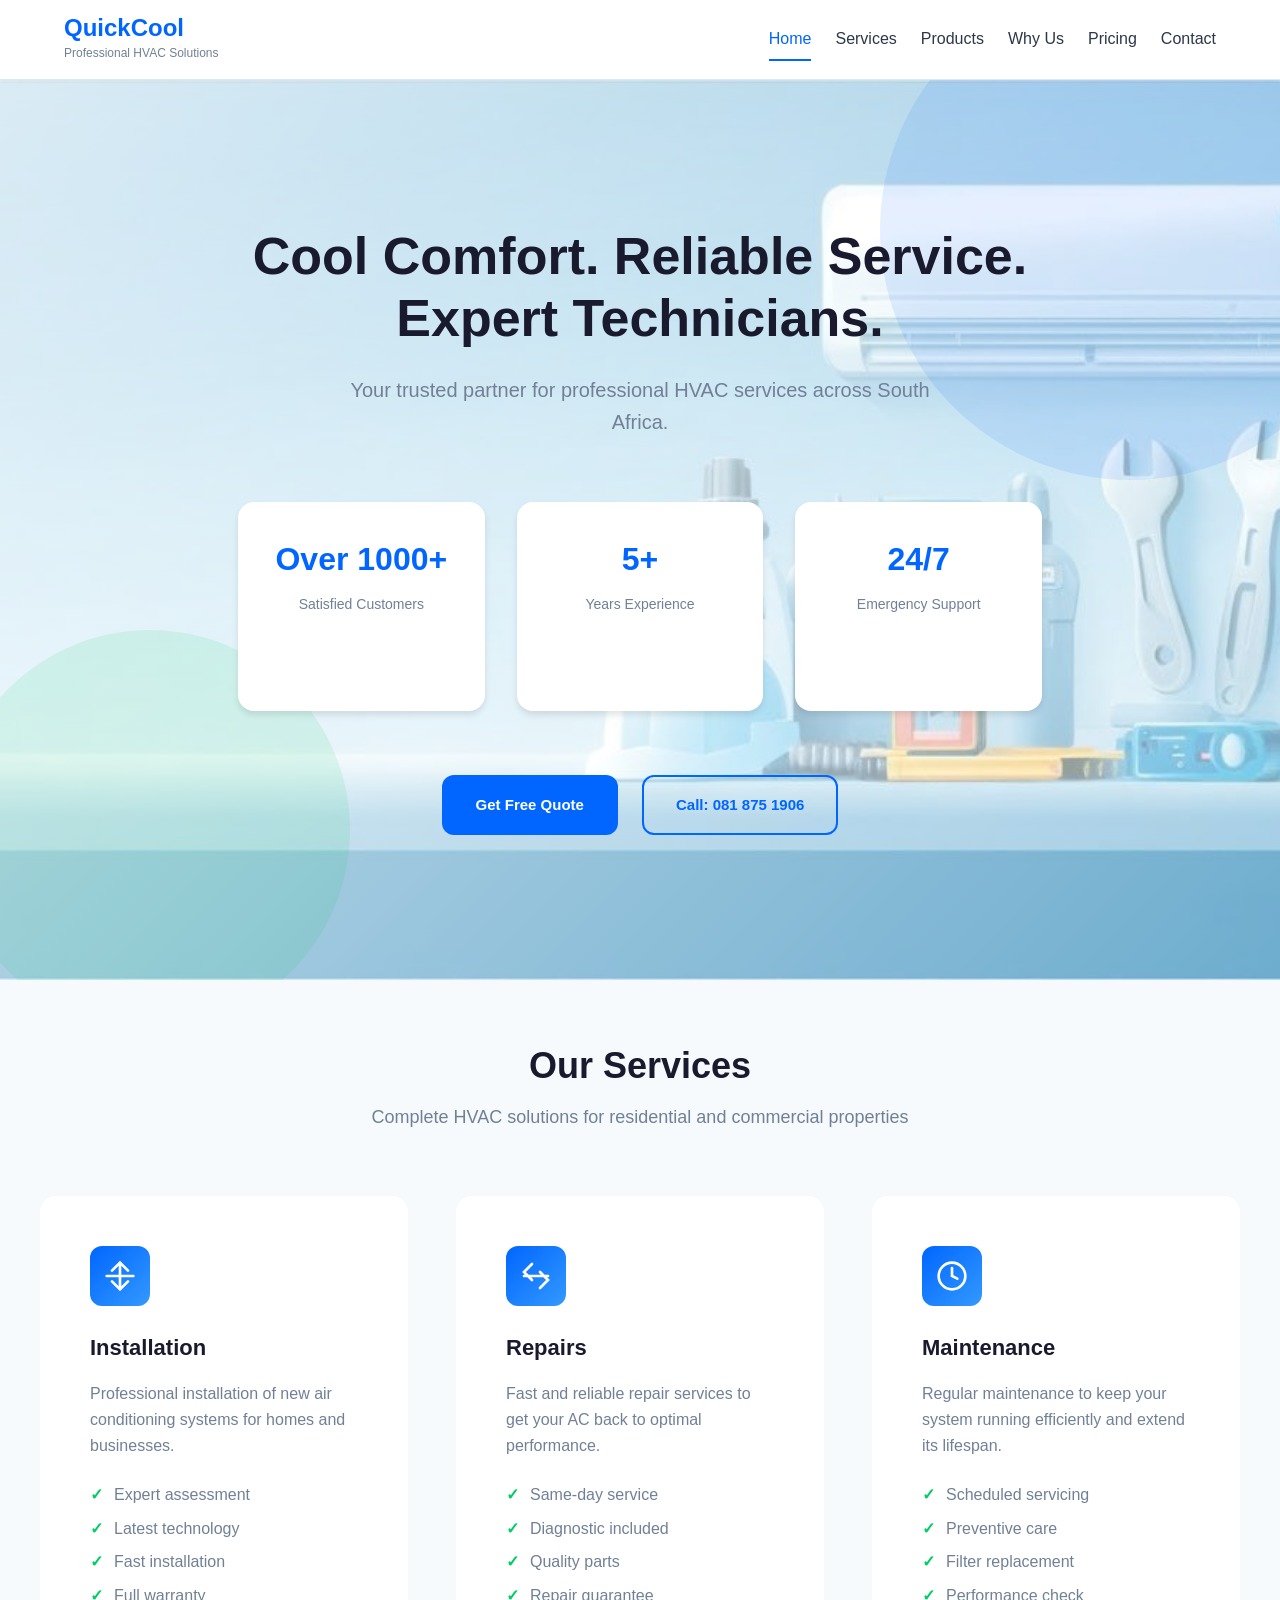
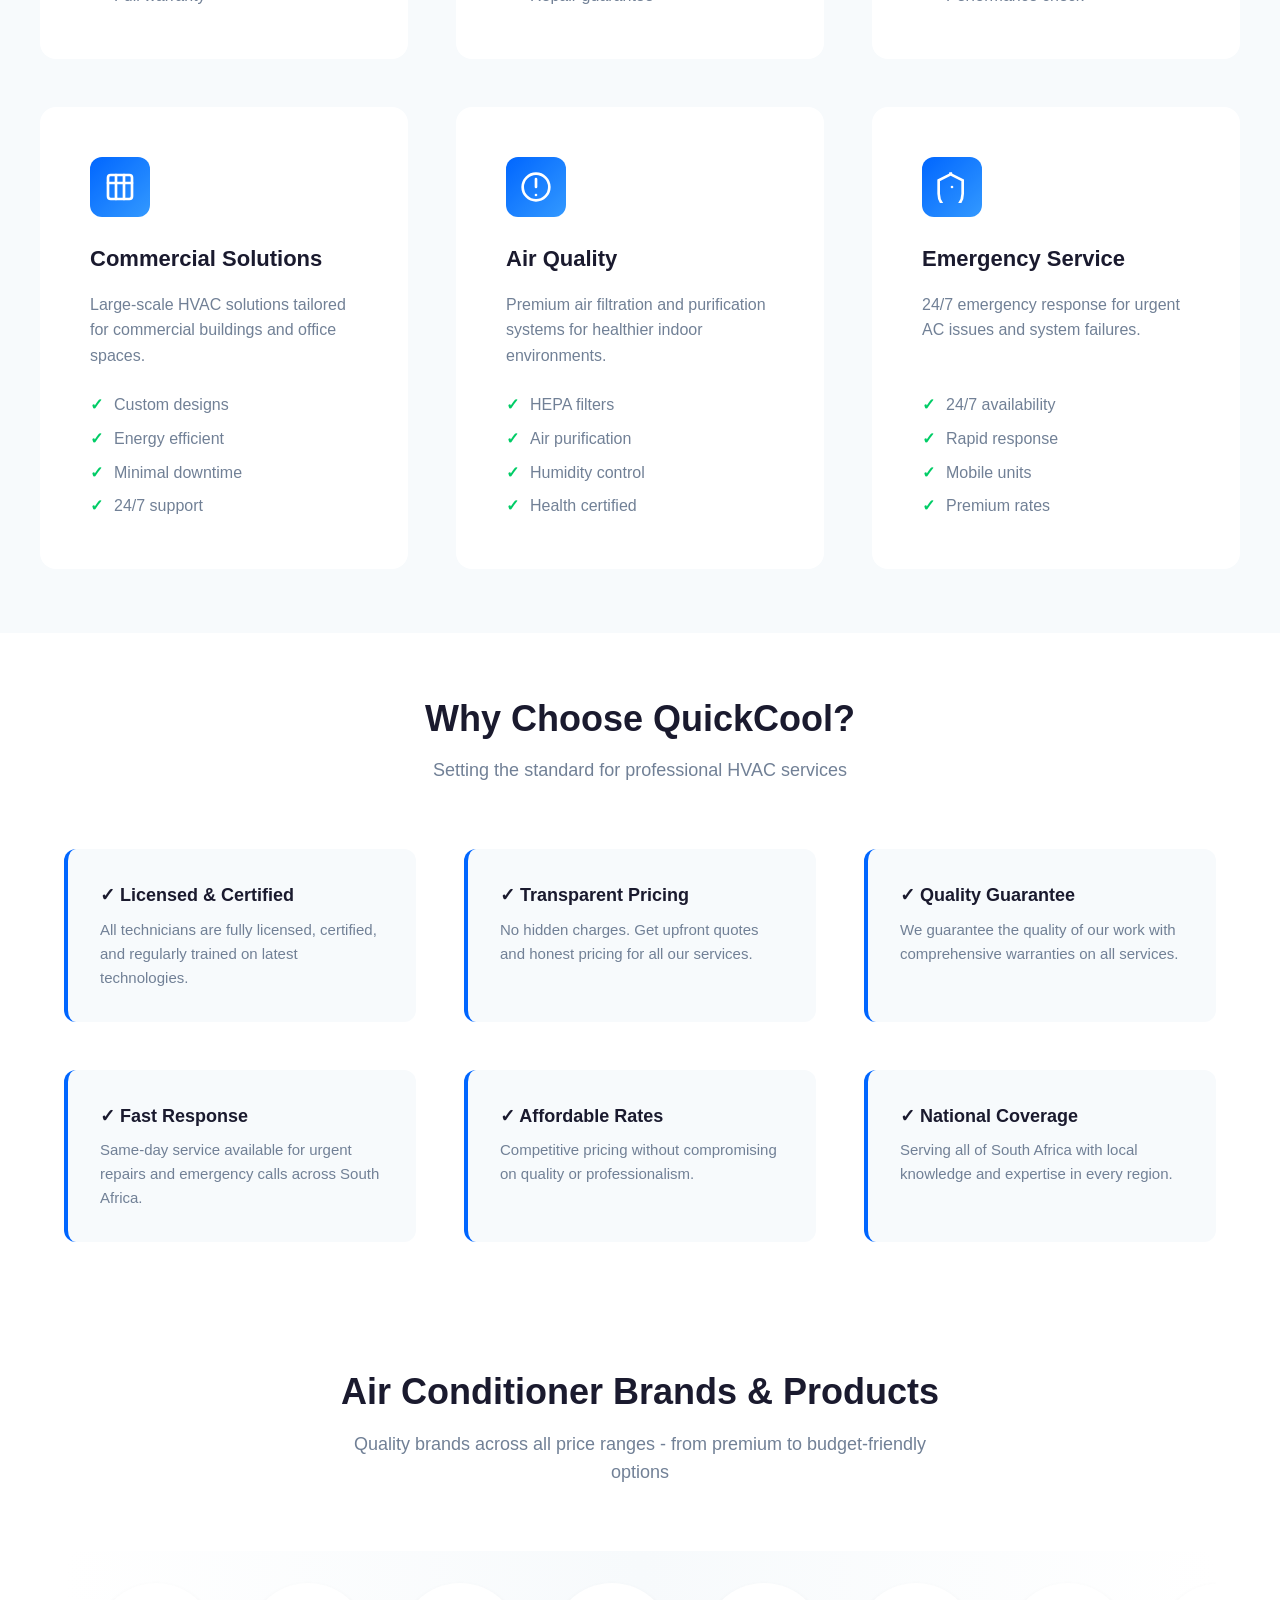
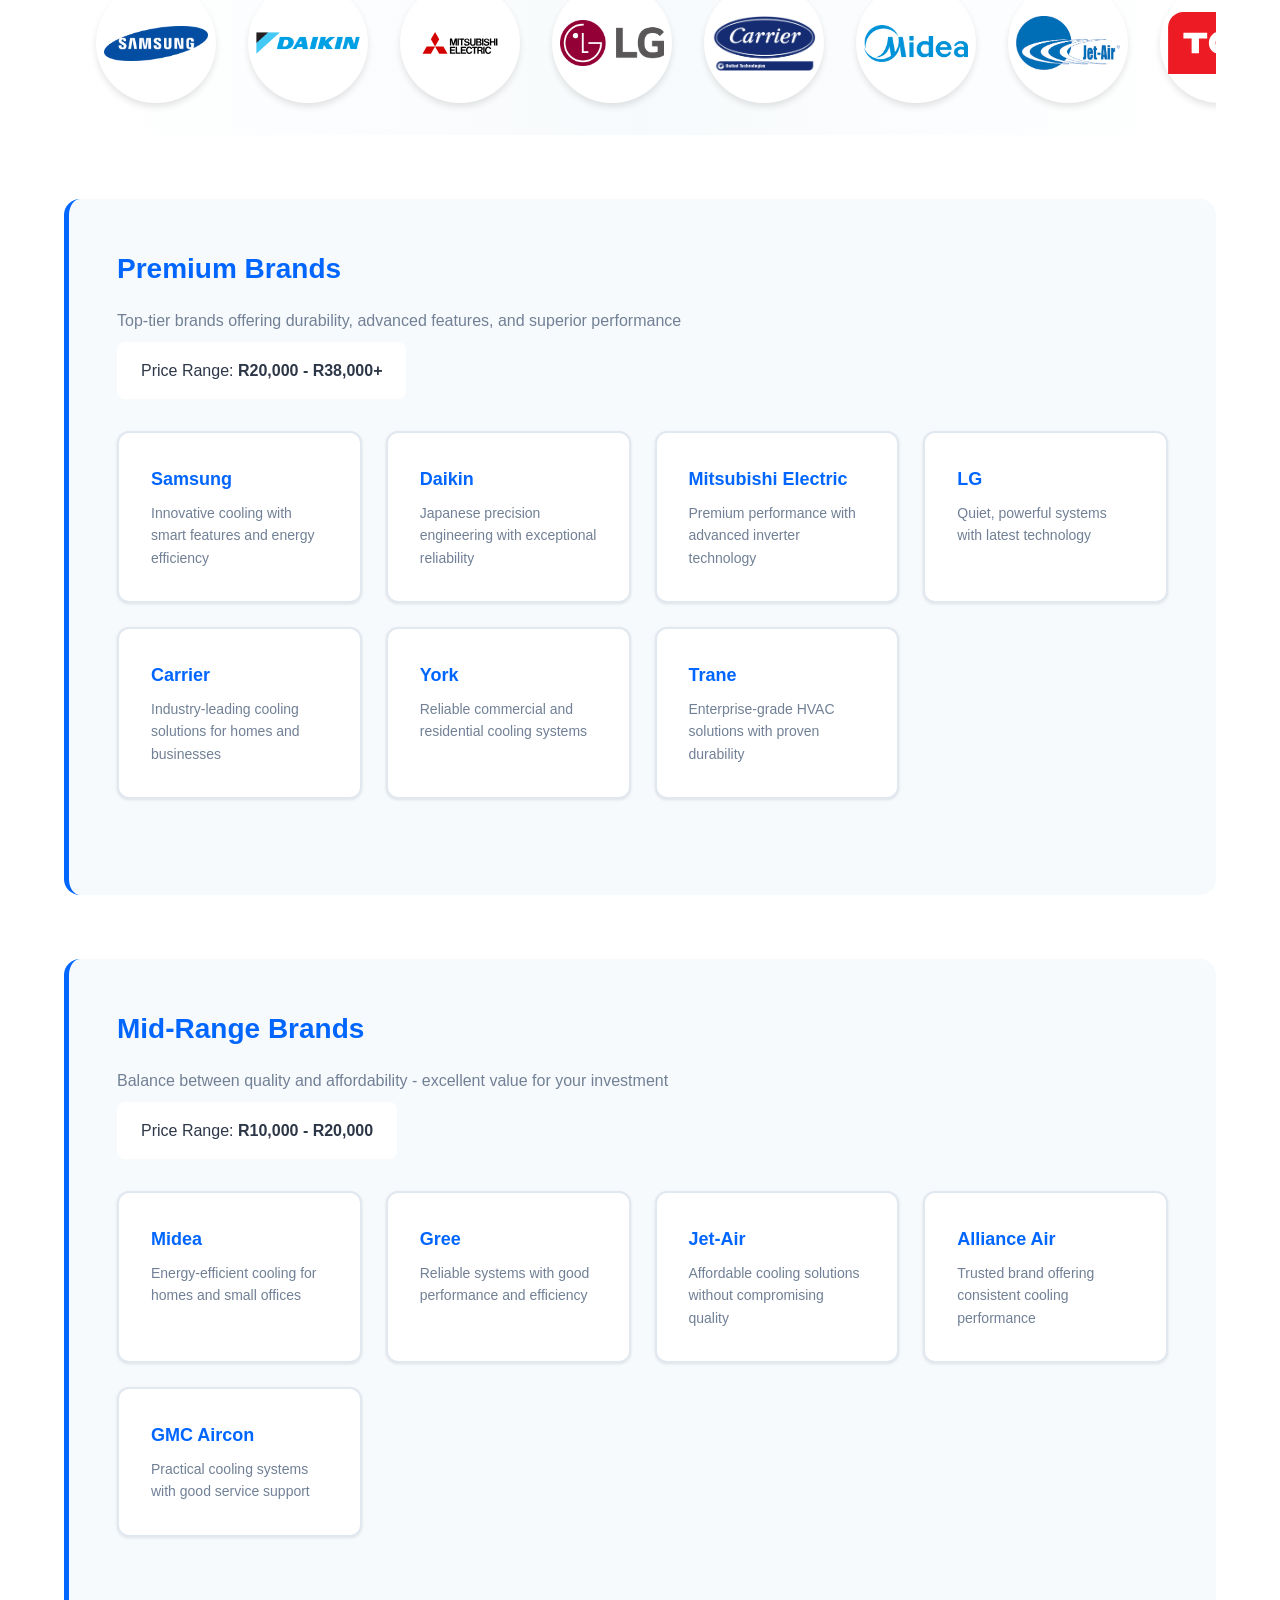
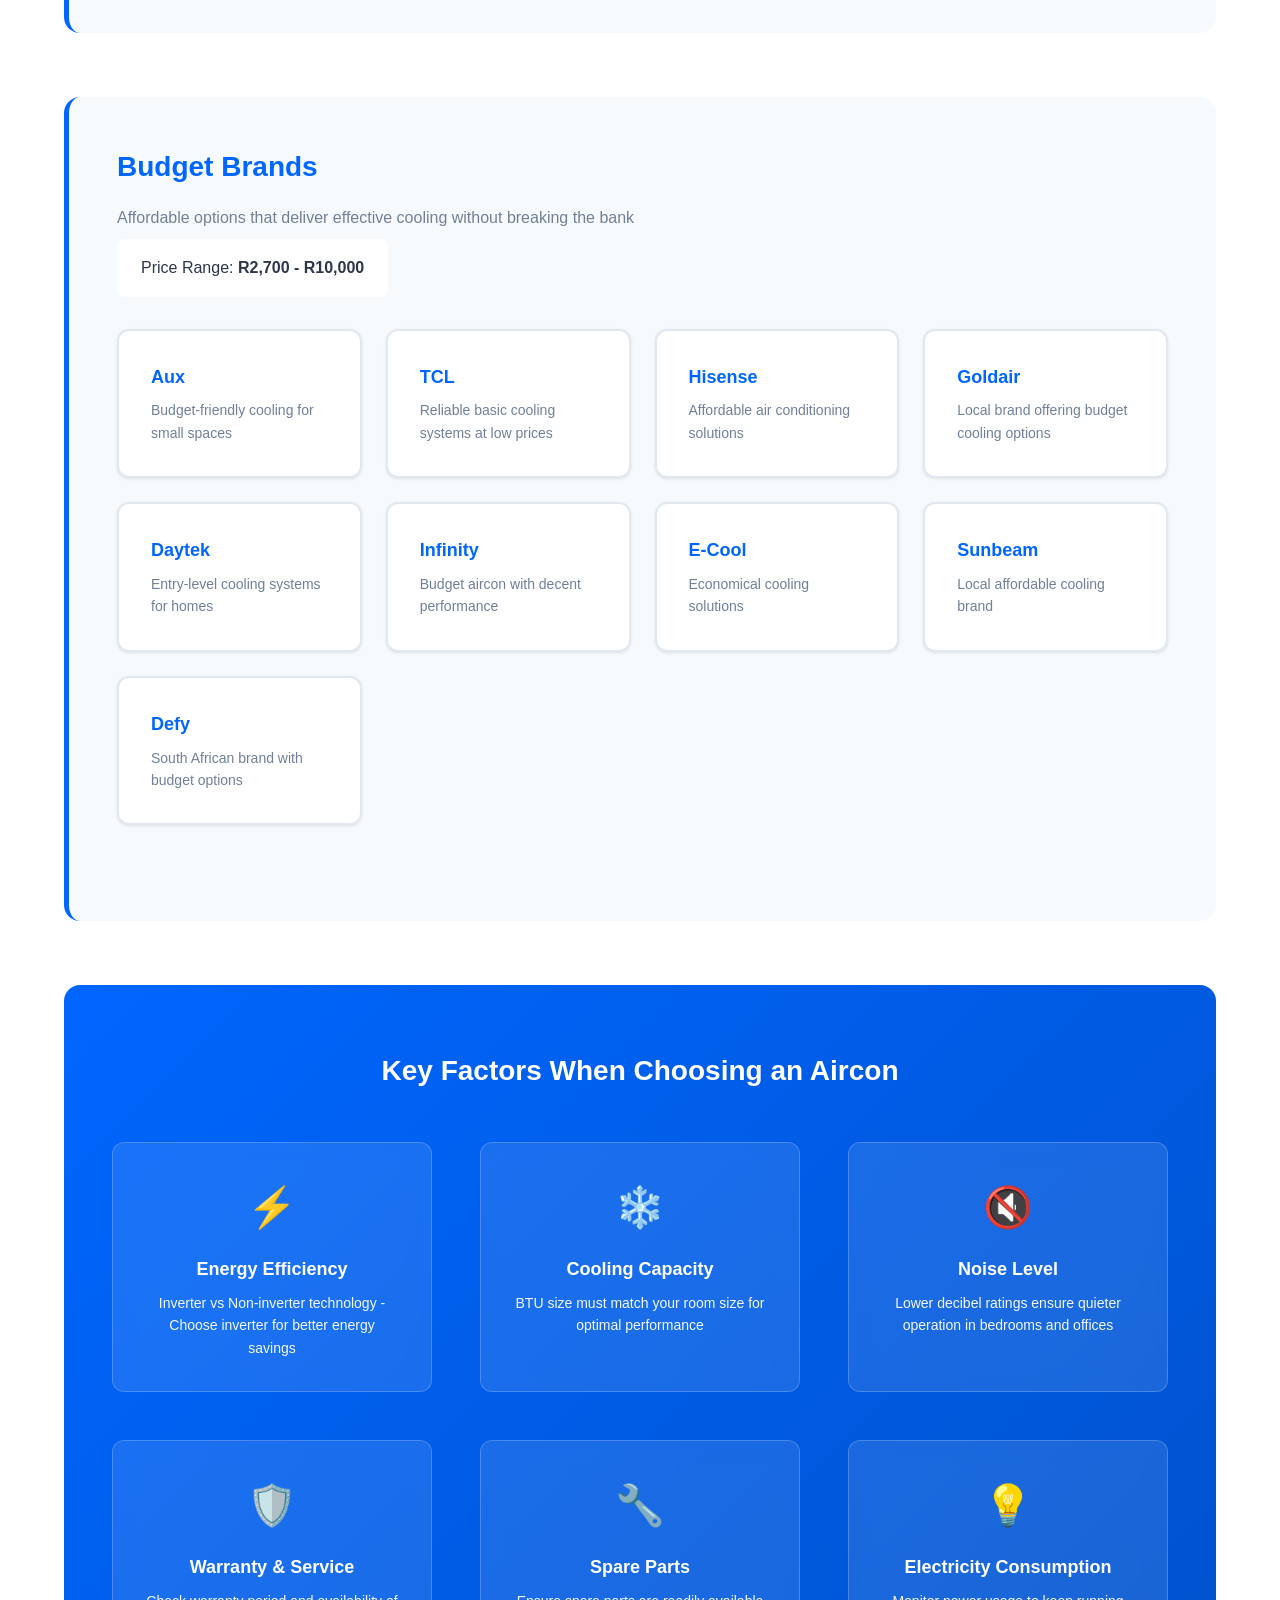
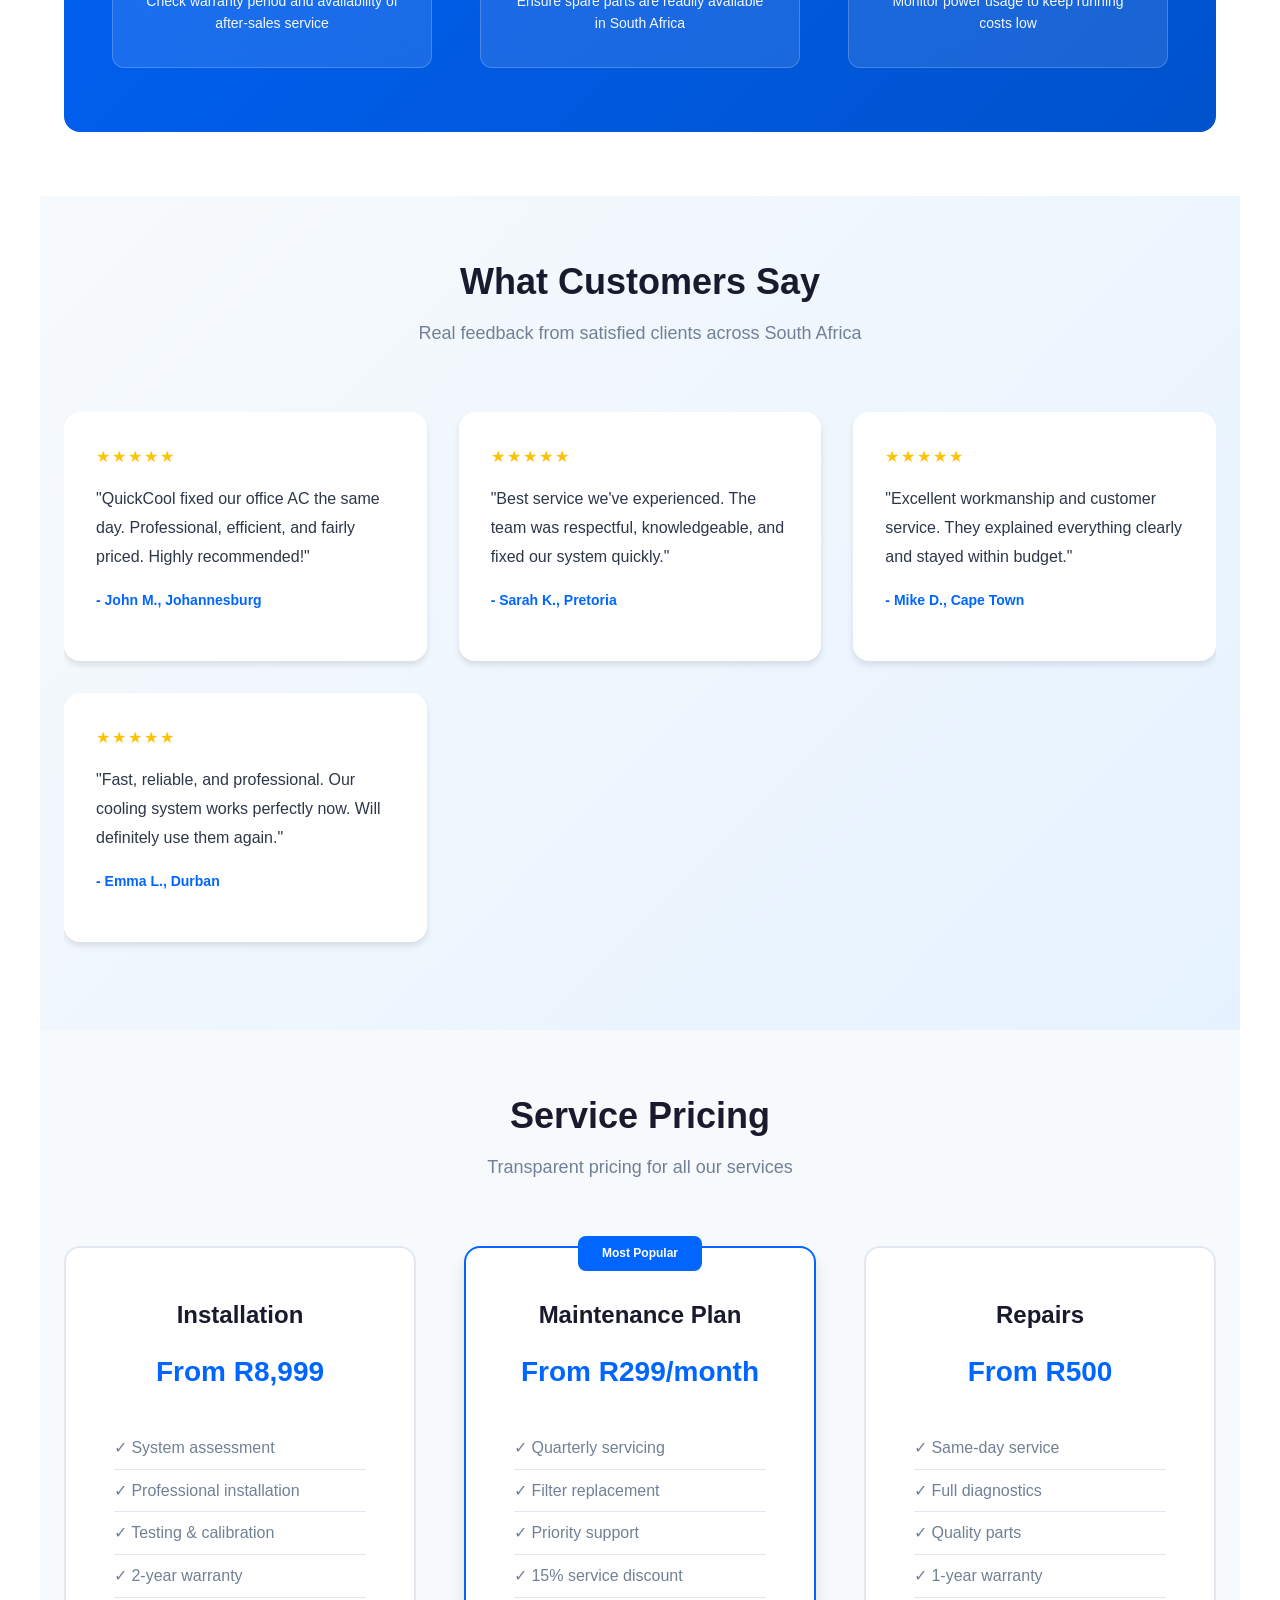
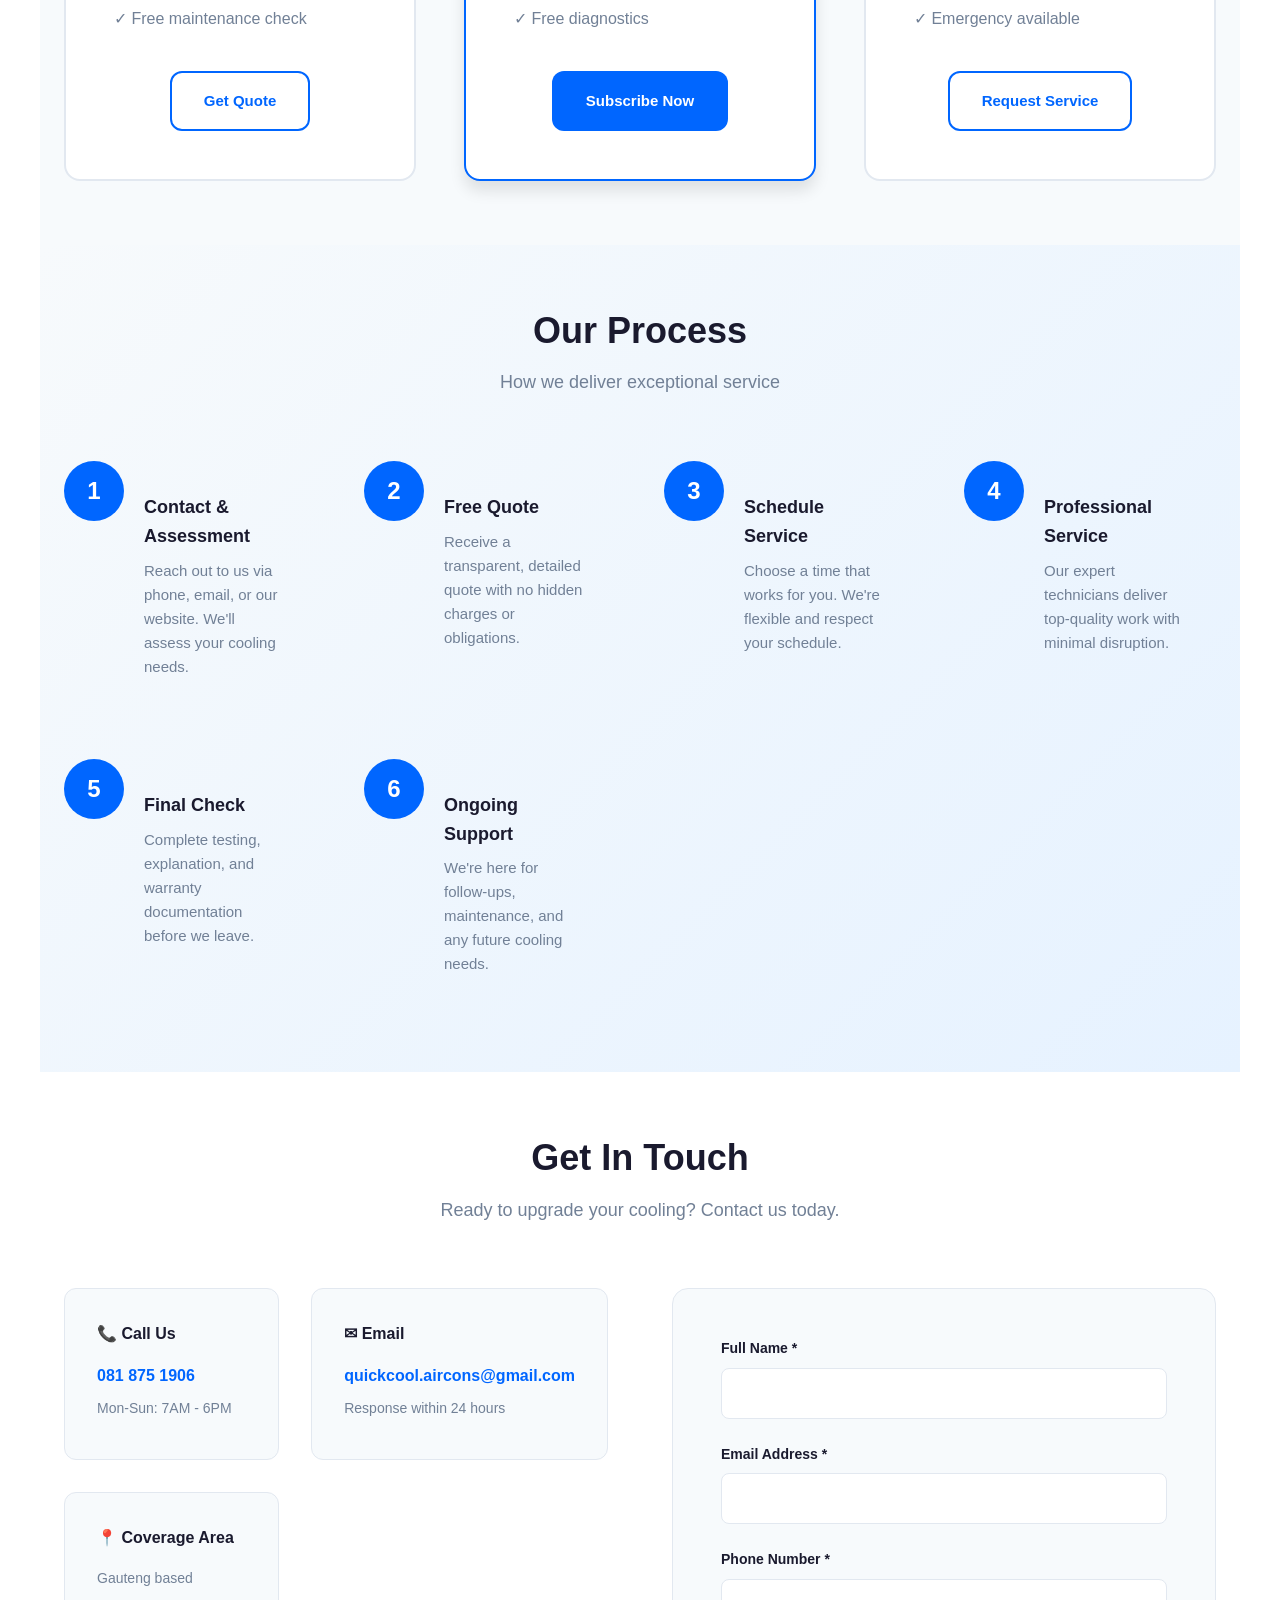
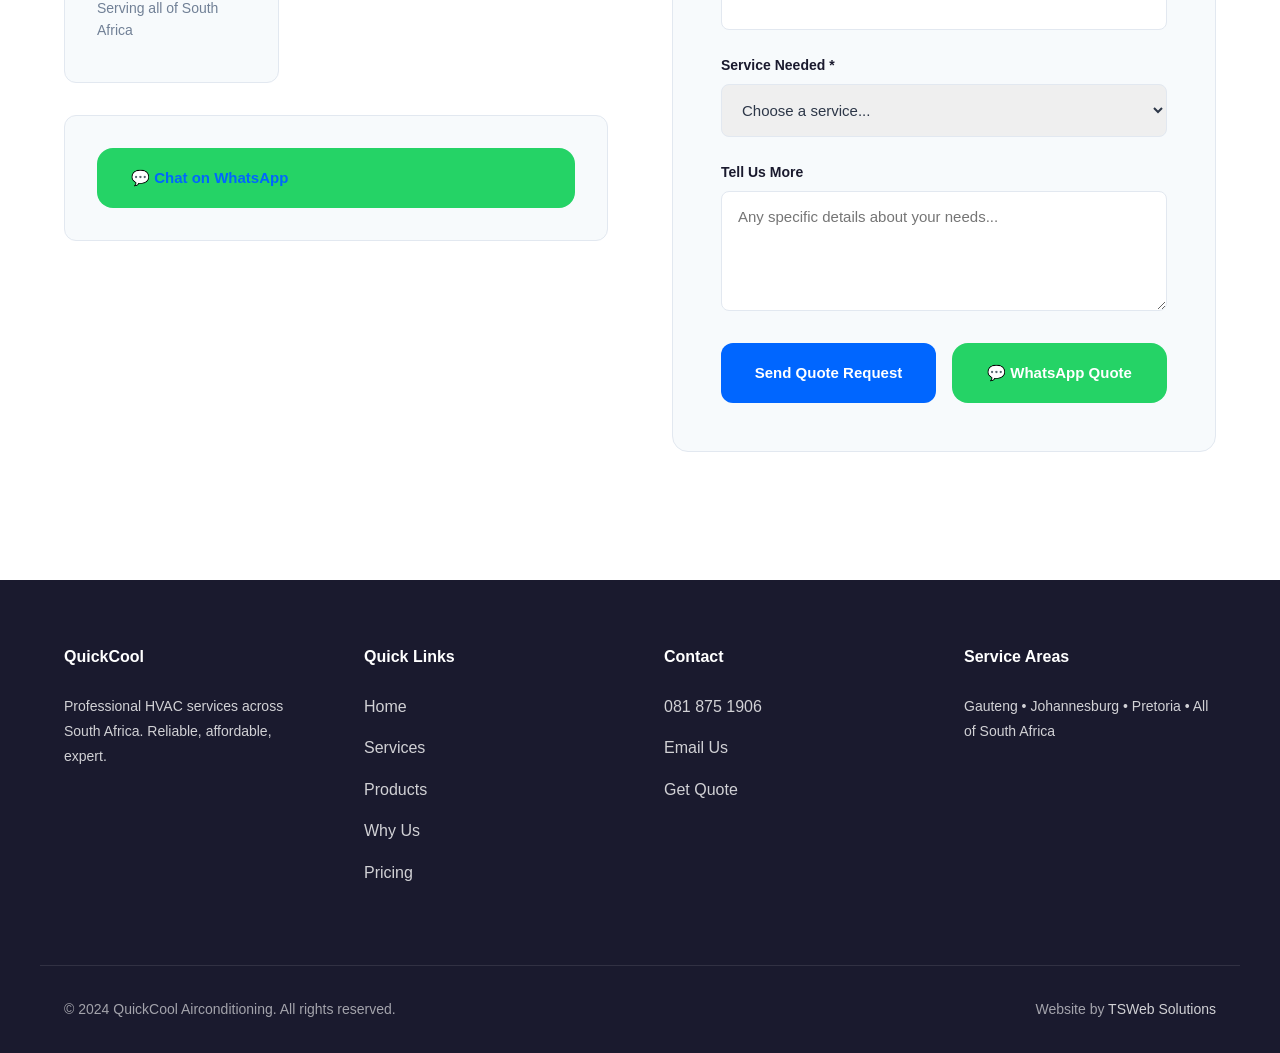
<file: index-new.html>
<!DOCTYPE html>
<html lang="en">

<head>
    <meta charset="UTF-8">
    <meta name="viewport" content="width=device-width, initial-scale=1.0">
    <meta name="description" content="QuickCool - Professional HVAC Services across South Africa. Expert air conditioning installation, maintenance, repairs & commercial solutions.">
    <meta name="keywords" content="HVAC, air conditioning, installation, repairs, maintenance, cooling systems, South Africa, Gauteng">
    <meta name="theme-color" content="#0066ff">
    <meta property="og:title" content="QuickCool - Professional HVAC Services">
    <meta property="og:description" content="Expert air conditioning installation, repairs, maintenance & commercial solutions across South Africa.">
    <meta property="og:image" content="./assets/og-image.png">
    
    <title>QuickCool | Professional HVAC Services & Air Conditioning Solutions</title>
    <link rel="canonical" href="https://quickcool.co.za/">
    <link rel="stylesheet" href="./style-new.css">
    <link rel="preconnect" href="https://fonts.googleapis.com">
    <link rel="preconnect" href="https://fonts.gstatic.com" crossorigin>
</head>

<body>
    <!-- NAVIGATION & HEADER -->
    <header class="header" role="banner">
        <div class="header-container">
            <div class="logo">
                <h1>QuickCool</h1>
                <p class="tagline">Professional HVAC Solutions</p>
            </div>
            
            <nav class="nav">
                <a href="#home" class="nav-link active">Home</a>
                <a href="#services" class="nav-link">Services</a>
                <a href="#products" class="nav-link">Products</a>
                <a href="#why-us" class="nav-link">Why Us</a>
                <a href="#pricing" class="nav-link">Pricing</a>
                <a href="#contact" class="nav-link">Contact</a>
            </nav>

            <button class="nav-toggle" aria-label="Toggle navigation" aria-expanded="false">
                <span></span>
                <span></span>
                <span></span>
            </button>
        </div>
    </header>

    <!-- MOBILE NAV -->
    <nav class="mobile-nav" role="navigation" aria-label="Mobile navigation">
        <a href="#home" class="mobile-nav-link">Home</a>
        <a href="#services" class="mobile-nav-link">Services</a>
        <a href="#products" class="mobile-nav-link">Products</a>
        <a href="#why-us" class="mobile-nav-link">Why Us</a>
        <a href="#pricing" class="mobile-nav-link">Pricing</a>
        <a href="#contact" class="mobile-nav-link">Contact</a>
    </nav>

    <!-- HERO SECTION -->
    <section id="home" class="hero">
        <div class="hero-content">
            <h2>Cool Comfort. Reliable Service. Expert Technicians.</h2>
            <p>Your trusted partner for professional HVAC services across South Africa.</p>
            
            <div class="hero-stats">
                <div class="stat">
                    <h3>Over 1000+</h3>
                    <p>Satisfied Customers</p>
                </div>
                <div class="stat">
                    <h3>5+</h3>
                    <p>Years Experience</p>
                </div>
                <div class="stat">
                    <h3>24/7</h3>
                    <p>Emergency Support</p>
                </div>
            </div>

            <div class="cta-buttons">
                <a href="#contact" class="btn btn-primary">Get Free Quote</a>
                <a href="tel:+27818751906" class="btn btn-secondary">Call: 081 875 1906</a>
            </div>
        </div>

        <div class="hero-bg">
            <div class="shape shape-1"></div>
            <div class="shape shape-2"></div>
        </div>
    </section>

    <!-- SERVICES SECTION -->
    <section id="services" class="services">
        <div class="section-header">
            <h2>Our Services</h2>
            <p>Complete HVAC solutions for residential and commercial properties</p>
        </div>

        <div class="services-grid">
            <!-- Service 1 -->
            <article class="service-card" data-service="installation">
                <div class="service-icon">
                    <svg viewBox="0 0 24 24" fill="none" stroke="currentColor">
                        <path d="M12 2v20M2 12h20M18 8l-6-6-6 6M6 16l6 6 6-6" stroke-width="2" stroke-linecap="round"/>
                    </svg>
                </div>
                <h3>Installation</h3>
                <p>Professional installation of new air conditioning systems for homes and businesses.</p>
                <ul class="features">
                    <li>Expert assessment</li>
                    <li>Latest technology</li>
                    <li>Fast installation</li>
                    <li>Full warranty</li>
                </ul>
            </article>

            <!-- Service 2 -->
            <article class="service-card" data-service="repairs">
                <div class="service-icon">
                    <svg viewBox="0 0 24 24" fill="none" stroke="currentColor">
                        <path d="M3 12h18M9 3l-6 6 6 6M15 21l6-6-6-6" stroke-width="2" stroke-linecap="round"/>
                    </svg>
                </div>
                <h3>Repairs</h3>
                <p>Fast and reliable repair services to get your AC back to optimal performance.</p>
                <ul class="features">
                    <li>Same-day service</li>
                    <li>Diagnostic included</li>
                    <li>Quality parts</li>
                    <li>Repair guarantee</li>
                </ul>
            </article>

            <!-- Service 3 -->
            <article class="service-card" data-service="maintenance">
                <div class="service-icon">
                    <svg viewBox="0 0 24 24" fill="none" stroke="currentColor">
                        <circle cx="12" cy="12" r="10"/>
                        <path d="M12 6v6l4 2" stroke-width="2" stroke-linecap="round"/>
                    </svg>
                </div>
                <h3>Maintenance</h3>
                <p>Regular maintenance to keep your system running efficiently and extend its lifespan.</p>
                <ul class="features">
                    <li>Scheduled servicing</li>
                    <li>Preventive care</li>
                    <li>Filter replacement</li>
                    <li>Performance check</li>
                </ul>
            </article>

            <!-- Service 4 -->
            <article class="service-card" data-service="commercial">
                <div class="service-icon">
                    <svg viewBox="0 0 24 24" fill="none" stroke="currentColor">
                        <rect x="3" y="3" width="18" height="18" rx="2"/>
                        <path d="M3 9h18M9 3v18M15 3v18" stroke-width="2" stroke-linecap="round"/>
                    </svg>
                </div>
                <h3>Commercial Solutions</h3>
                <p>Large-scale HVAC solutions tailored for commercial buildings and office spaces.</p>
                <ul class="features">
                    <li>Custom designs</li>
                    <li>Energy efficient</li>
                    <li>Minimal downtime</li>
                    <li>24/7 support</li>
                </ul>
            </article>

            <!-- Service 5 -->
            <article class="service-card" data-service="air-quality">
                <div class="service-icon">
                    <svg viewBox="0 0 24 24" fill="none" stroke="currentColor">
                        <path d="M12 2C6.48 2 2 6.48 2 12s4.48 10 10 10 10-4.48 10-10S17.52 2 12 2z"/>
                        <path d="M12 6v6M12 18v.01" stroke-width="2" stroke-linecap="round"/>
                    </svg>
                </div>
                <h3>Air Quality</h3>
                <p>Premium air filtration and purification systems for healthier indoor environments.</p>
                <ul class="features">
                    <li>HEPA filters</li>
                    <li>Air purification</li>
                    <li>Humidity control</li>
                    <li>Health certified</li>
                </ul>
            </article>

            <!-- Service 6 -->
            <article class="service-card" data-service="emergency">
                <div class="service-icon">
                    <svg viewBox="0 0 24 24" fill="none" stroke="currentColor">
                        <path d="M12 2L2 7v10c0 5.55 3.84 10.74 9 12 5.16-1.26 9-6.45 9-12V7l-10-5z"/>
                        <path d="M12 12h.01" stroke-width="2" stroke-linecap="round"/>
                    </svg>
                </div>
                <h3>Emergency Service</h3>
                <p>24/7 emergency response for urgent AC issues and system failures.</p>
                <ul class="features">
                    <li>24/7 availability</li>
                    <li>Rapid response</li>
                    <li>Mobile units</li>
                    <li>Premium rates</li>
                </ul>
            </article>
        </div>
    </section>

    <!-- WHY US SECTION -->
    <section id="why-us" class="why-us">
        <div class="section-header">
            <h2>Why Choose QuickCool?</h2>
            <p>Setting the standard for professional HVAC services</p>
        </div>

        <div class="benefits-grid">
            <div class="benefit-card">
                <h3>✓ Licensed & Certified</h3>
                <p>All technicians are fully licensed, certified, and regularly trained on latest technologies.</p>
            </div>
            <div class="benefit-card">
                <h3>✓ Transparent Pricing</h3>
                <p>No hidden charges. Get upfront quotes and honest pricing for all our services.</p>
            </div>
            <div class="benefit-card">
                <h3>✓ Quality Guarantee</h3>
                <p>We guarantee the quality of our work with comprehensive warranties on all services.</p>
            </div>
            <div class="benefit-card">
                <h3>✓ Fast Response</h3>
                <p>Same-day service available for urgent repairs and emergency calls across South Africa.</p>
            </div>
            <div class="benefit-card">
                <h3>✓ Affordable Rates</h3>
                <p>Competitive pricing without compromising on quality or professionalism.</p>
            </div>
            <div class="benefit-card">
                <h3>✓ National Coverage</h3>
                <p>Serving all of South Africa with local knowledge and expertise in every region.</p>
            </div>
        </div>
    </section>

    <!-- PRODUCTS & BRANDS SECTION -->
    <section id="products" class="products-brands">
        <div class="section-header">
            <h2>Air Conditioner Brands & Products</h2>
            <p>Quality brands across all price ranges - from premium to budget-friendly options</p>
        </div>

        <!-- BRAND LOGOS CAROUSEL -->
        <div class="brand-logos-carousel">
            <div class="logos-container">
                <!-- ADD YOUR BRAND LOGO IMAGES BELOW - Replace 'logo-placeholder.png' with your image paths -->
                <div class="logo-item">
                    <img src="./images/Samsung_Group_Logo_2005-s640.png" alt="Samsung">
                </div>
                <div class="logo-item">
                    <img src="./images/Daikin_Logo_1985-s640.png" alt="Daikin">
                </div>
                <div class="logo-item">
                    <img src="./images/Mitsubishi_Electric_Logo.svg" alt="Mitsubishi Electric">
                </div>
                <div class="logo-item">
                    <img src="./images/LG_Logo_2014-s640.png" alt="LG">
                </div>
                <div class="logo-item">
                    <img src="./images/Carrier_logo_logotype.png" alt="Carrier">
                </div>
               
                <div class="logo-item">
                    <img src="./images/Midea_Logo_2017-s640.png" alt="Midea">
                </div>
               
                <div class="logo-item">
                    <img src="./images/Jet-Air.png" alt="Jet-Air">
                </div>
            
                <div class="logo-item">
                    <img src="./images/TCL_Corporation_Logo.svg" alt="TCL">
                </div>
                <div class="logo-item">
                    <img src="./images/Hisense_Logo_2012-s640.png" alt="Hisense">
                </div>

                <div class="logo-item">
                    <img src="./images/Defy.png" alt="Defy">
                </div>
                <!-- Duplicate the logos for seamless loop -->
                <div class="logo-item">
                    <img src="./images/Samsung_Group_Logo_2005-s640.png" alt="Samsung">
                </div>
                <div class="logo-item">
                    <img src="./images/Daikin_Logo_1985-s640.png" alt="Daikin">
                </div>
                <div class="logo-item">
                    <img src="./images/Mitsubishi_Electric_Logo.svg" alt="Mitsubishi Electric">
                </div>
                <div class="logo-item">
                    <img src="./images/LG_Logo_2014-s640.png" alt="LG">
                </div>
                <div class="logo-item">
                    <img src="./images/Carrier_logo_logotype.png" alt="Carrier">
                </div>
                <div class="logo-item">         
                    <img src="./images/Jet-Air.png" alt="Jet-Air">
                </div>
            
                <div class="logo-item">
                    <img src="./images/TCL_Corporation_Logo.svg" alt="TCL">
                </div>
                <div class="logo-item">
                    <img src="./images/Hisense_Logo_2012-s640.png" alt="Hisense">
                </div>

                <div class="logo-item">
                    <img src="./images/Defy.png" alt="Defy">
                </div>
                <div class="logo-item">
                    <img src="./images/Samsung_Group_Logo_2005-s640.png" alt="Samsung">
                </div>
                <div class="logo-item">
                    <img src="./images/Daikin_Logo_1985-s640.png" alt="Daikin">
                </div>
                <div class="logo-item">
                    <img src="./images/Mitsubishi_Electric_Logo.svg" alt="Mitsubishi Electric">
                </div>
                <div class="logo-item">
                    <img src="./images/LG_Logo_2014-s640.png" alt="LG">
                </div>
                <div class="logo-item">
                    <img src="./images/Carrier_logo_logotype.png" alt="Carrier">
                </div>
            </div>
        </div>

        <!-- PREMIUM BRANDS -->
        <div class="brand-category">
            <h3 class="category-title">Premium Brands</h3>
            <p class="category-description">Top-tier brands offering durability, advanced features, and superior performance</p>
            <p class="price-range">Price Range: <strong>R20,000 - R38,000+</strong></p>
            
            <div class="brands-grid">
                <div class="brand-card">
                    <h4>Samsung</h4>
                    <p>Innovative cooling with smart features and energy efficiency</p>
                </div>
                <div class="brand-card">
                    <h4>Daikin</h4>
                    <p>Japanese precision engineering with exceptional reliability</p>
                </div>
                <div class="brand-card">
                    <h4>Mitsubishi Electric</h4>
                    <p>Premium performance with advanced inverter technology</p>
                </div>
                <div class="brand-card">
                    <h4>LG</h4>
                    <p>Quiet, powerful systems with latest technology</p>
                </div>
                <div class="brand-card">
                    <h4>Carrier</h4>
                    <p>Industry-leading cooling solutions for homes and businesses</p>
                </div>
                <div class="brand-card">
                    <h4>York</h4>
                    <p>Reliable commercial and residential cooling systems</p>
                </div>
                <div class="brand-card">
                    <h4>Trane</h4>
                    <p>Enterprise-grade HVAC solutions with proven durability</p>
                </div>
            </div>
        </div>

        <!-- MID-RANGE BRANDS -->
        <div class="brand-category">
            <h3 class="category-title">Mid-Range Brands</h3>
            <p class="category-description">Balance between quality and affordability - excellent value for your investment</p>
            <p class="price-range">Price Range: <strong>R10,000 - R20,000</strong></p>
            
            <div class="brands-grid">
                <div class="brand-card">
                    <h4>Midea</h4>
                    <p>Energy-efficient cooling for homes and small offices</p>
                </div>
                <div class="brand-card">
                    <h4>Gree</h4>
                    <p>Reliable systems with good performance and efficiency</p>
                </div>
                <div class="brand-card">
                    <h4>Jet-Air</h4>
                    <p>Affordable cooling solutions without compromising quality</p>
                </div>
                <div class="brand-card">
                    <h4>Alliance Air</h4>
                    <p>Trusted brand offering consistent cooling performance</p>
                </div>
                <div class="brand-card">
                    <h4>GMC Aircon</h4>
                    <p>Practical cooling systems with good service support</p>
                </div>
            </div>
        </div>

        <!-- BUDGET BRANDS -->
        <div class="brand-category">
            <h3 class="category-title">Budget Brands</h3>
            <p class="category-description">Affordable options that deliver effective cooling without breaking the bank</p>
            <p class="price-range">Price Range: <strong>R2,700 - R10,000</strong></p>
            
            <div class="brands-grid">
                <div class="brand-card">
                    <h4>Aux</h4>
                    <p>Budget-friendly cooling for small spaces</p>
                </div>
                <div class="brand-card">
                    <h4>TCL</h4>
                    <p>Reliable basic cooling systems at low prices</p>
                </div>
                <div class="brand-card">
                    <h4>Hisense</h4>
                    <p>Affordable air conditioning solutions</p>
                </div>
                <div class="brand-card">
                    <h4>Goldair</h4>
                    <p>Local brand offering budget cooling options</p>
                </div>
                <div class="brand-card">
                    <h4>Daytek</h4>
                    <p>Entry-level cooling systems for homes</p>
                </div>
                <div class="brand-card">
                    <h4>Infinity</h4>
                    <p>Budget aircon with decent performance</p>
                </div>
                <div class="brand-card">
                    <h4>E-Cool</h4>
                    <p>Economical cooling solutions</p>
                </div>
                <div class="brand-card">
                    <h4>Sunbeam</h4>
                    <p>Local affordable cooling brand</p>
                </div>
                <div class="brand-card">
                    <h4>Defy</h4>
                    <p>South African brand with budget options</p>
                </div>
            </div>
        </div>

        <!-- KEY FACTORS SECTION -->
        <div class="key-factors">
            <h3>Key Factors When Choosing an Aircon</h3>
            <div class="factors-grid">
                <div class="factor-card">
                    <div class="factor-icon">⚡</div>
                    <h4>Energy Efficiency</h4>
                    <p>Inverter vs Non-inverter technology - Choose inverter for better energy savings</p>
                </div>
                <div class="factor-card">
                    <div class="factor-icon">❄️</div>
                    <h4>Cooling Capacity</h4>
                    <p>BTU size must match your room size for optimal performance</p>
                </div>
                <div class="factor-card">
                    <div class="factor-icon">🔇</div>
                    <h4>Noise Level</h4>
                    <p>Lower decibel ratings ensure quieter operation in bedrooms and offices</p>
                </div>
                <div class="factor-card">
                    <div class="factor-icon">🛡️</div>
                    <h4>Warranty & Service</h4>
                    <p>Check warranty period and availability of after-sales service</p>
                </div>
                <div class="factor-card">
                    <div class="factor-icon">🔧</div>
                    <h4>Spare Parts</h4>
                    <p>Ensure spare parts are readily available in South Africa</p>
                </div>
                <div class="factor-card">
                    <div class="factor-icon">💡</div>
                    <h4>Electricity Consumption</h4>
                    <p>Monitor power usage to keep running costs low</p>
                </div>
            </div>
        </div>
    </section>

    <!-- TESTIMONIALS SECTION -->
    <section class="testimonials">
        <div class="section-header">
            <h2>What Customers Say</h2>
            <p>Real feedback from satisfied clients across South Africa</p>
        </div>

        <div class="testimonials-carousel">
            <div class="testimonial-card">
                <div class="stars">★★★★★</div>
                <p>"QuickCool fixed our office AC the same day. Professional, efficient, and fairly priced. Highly recommended!"</p>
                <p class="author">- John M., Johannesburg</p>
            </div>
            <div class="testimonial-card">
                <div class="stars">★★★★★</div>
                <p>"Best service we've experienced. The team was respectful, knowledgeable, and fixed our system quickly."</p>
                <p class="author">- Sarah K., Pretoria</p>
            </div>
            <div class="testimonial-card">
                <div class="stars">★★★★★</div>
                <p>"Excellent workmanship and customer service. They explained everything clearly and stayed within budget."</p>
                <p class="author">- Mike D., Cape Town</p>
            </div>
            <div class="testimonial-card">
                <div class="stars">★★★★★</div>
                <p>"Fast, reliable, and professional. Our cooling system works perfectly now. Will definitely use them again."</p>
                <p class="author">- Emma L., Durban</p>
            </div>
        </div>
    </section>

    <!-- PRICING SECTION -->
    <section id="pricing" class="pricing">
        <div class="section-header">
            <h2>Service Pricing</h2>
            <p>Transparent pricing for all our services</p>
        </div>

        <div class="pricing-grid">
            <!-- Pricing Card 1 -->
            <div class="pricing-card">
                <h3>Installation</h3>
                <p class="price">From R8,999</p>
                <ul class="pricing-features">
                    <li>✓ System assessment</li>
                    <li>✓ Professional installation</li>
                    <li>✓ Testing & calibration</li>
                    <li>✓ 2-year warranty</li>
                    <li>✓ Free maintenance check</li>
                </ul>
                <a href="#contact" class="btn btn-outline">Get Quote</a>
            </div>

            <!-- Pricing Card 2 -->
            <div class="pricing-card featured">
                <span class="badge">Most Popular</span>
                <h3>Maintenance Plan</h3>
                <p class="price">From R299/month</p>
                <ul class="pricing-features">
                    <li>✓ Quarterly servicing</li>
                    <li>✓ Filter replacement</li>
                    <li>✓ Priority support</li>
                    <li>✓ 15% service discount</li>
                    <li>✓ Free diagnostics</li>
                </ul>
                <a href="#contact" class="btn btn-primary">Subscribe Now</a>
            </div>

            <!-- Pricing Card 3 -->
            <div class="pricing-card">
                <h3>Repairs</h3>
                <p class="price">From R500</p>
                <ul class="pricing-features">
                    <li>✓ Same-day service</li>
                    <li>✓ Full diagnostics</li>
                    <li>✓ Quality parts</li>
                    <li>✓ 1-year warranty</li>
                    <li>✓ Emergency available</li>
                </ul>
                <a href="#contact" class="btn btn-outline">Request Service</a>
            </div>
        </div>
    </section>

    <!-- PROCESS SECTION -->
    <section class="process">
        <div class="section-header">
            <h2>Our Process</h2>
            <p>How we deliver exceptional service</p>
        </div>

        <div class="process-steps">
            <div class="step">
                <div class="step-number">1</div>
                <h3>Contact & Assessment</h3>
                <p>Reach out to us via phone, email, or our website. We'll assess your cooling needs.</p>
            </div>
            <div class="step">
                <div class="step-number">2</div>
                <h3>Free Quote</h3>
                <p>Receive a transparent, detailed quote with no hidden charges or obligations.</p>
            </div>
            <div class="step">
                <div class="step-number">3</div>
                <h3>Schedule Service</h3>
                <p>Choose a time that works for you. We're flexible and respect your schedule.</p>
            </div>
            <div class="step">
                <div class="step-number">4</div>
                <h3>Professional Service</h3>
                <p>Our expert technicians deliver top-quality work with minimal disruption.</p>
            </div>
            <div class="step">
                <div class="step-number">5</div>
                <h3>Final Check</h3>
                <p>Complete testing, explanation, and warranty documentation before we leave.</p>
            </div>
            <div class="step">
                <div class="step-number">6</div>
                <h3>Ongoing Support</h3>
                <p>We're here for follow-ups, maintenance, and any future cooling needs.</p>
            </div>
        </div>
    </section>

    <!-- CONTACT SECTION -->
    <section id="contact" class="contact">
        <div class="section-header">
            <h2>Get In Touch</h2>
            <p>Ready to upgrade your cooling? Contact us today.</p>
        </div>

        <div class="contact-grid">
            <!-- Contact Info -->
            <div class="contact-info">
                <div class="info-card">
                    <h3>📞 Call Us</h3>
                    <a href="tel:+27818751906">081 875 1906</a>
                    <p>Mon-Sun: 7AM - 6PM</p>
                </div>

                <div class="info-card">
                    <h3>✉ Email</h3>
                    <a href="mailto:quickcool.aircons@gmail.com">quickcool.aircons@gmail.com</a>
                    <p>Response within 24 hours</p>
                </div>

                <div class="info-card">
                    <h3>📍 Coverage Area</h3>
                    <p>Gauteng based</p>
                    <p>Serving all of South Africa</p>
                </div>

                <div class="info-card whatsapp-card">
                    <a href="https://wa.me/27818751906?text=Hello%2C%20I%20would%20like%20to%20inquire%20about%20HVAC%20services" 
                       target="_blank" rel="noopener noreferrer" class="btn btn-whatsapp">
                        💬 Chat on WhatsApp
                    </a>
                </div>
            </div>

            <!-- Contact Form -->
            <form id="contactForm" class="contact-form" novalidate>
                <div class="form-group">
                    <label for="name">Full Name *</label>
                    <input type="text" id="name" name="name" required aria-label="Your full name">
                </div>

                <div class="form-group">
                    <label for="email">Email Address *</label>
                    <input type="email" id="email" name="email" required aria-label="Your email address">
                </div>

                <div class="form-group">
                    <label for="phone">Phone Number *</label>
                    <input type="tel" id="phone" name="phone" required aria-label="Your phone number">
                </div>

                <div class="form-group">
                    <label for="service">Service Needed *</label>
                    <select id="service" name="service" required aria-label="Select service">
                        <option value="">Choose a service...</option>
                        <option value="installation">Installation</option>
                        <option value="repairs">Repairs</option>
                        <option value="maintenance">Maintenance</option>
                        <option value="commercial">Commercial Solutions</option>
                        <option value="emergency">Emergency Service</option>
                        <option value="other">Other</option>
                    </select>
                </div>

                <div class="form-group">
                    <label for="message">Tell Us More</label>
                    <textarea id="message" name="message" rows="5" placeholder="Any specific details about your needs..." aria-label="Your message"></textarea>
                </div>

                <!-- Button Container -->
                <div class="button-container">
                    <button type="submit" class="btn btn-primary">Send Quote Request</button>
                    <a id="whatsappBtn"
                       class="btn btn-success"
                       target="_blank">
                       💬 WhatsApp Quote
                    </a>
                </div>
            </form>
        </div>
    </section>

    <!-- FOOTER -->
    <footer class="footer">
        <div class="footer-content">
            <div class="footer-section">
                <h4>QuickCool</h4>
                <p>Professional HVAC services across South Africa. Reliable, affordable, expert.</p>
            </div>

            <div class="footer-section">
                <h4>Quick Links</h4>
                <ul>
                    <li><a href="#home">Home</a></li>
                    <li><a href="#services">Services</a></li>
                    <li><a href="#products">Products</a></li>
                    <li><a href="#why-us">Why Us</a></li>
                    <li><a href="#pricing">Pricing</a></li>
                </ul>
            </div>

            <div class="footer-section">
                <h4>Contact</h4>
                <ul>
                    <li><a href="tel:+27818751906">081 875 1906</a></li>
                    <li><a href="mailto:quickcool.aircons@gmail.com">Email Us</a></li>
                    <li><a href="#contact">Get Quote</a></li>
                </ul>
            </div>

            <div class="footer-section">
                <h4>Service Areas</h4>
                <p>Gauteng • Johannesburg • Pretoria • All of South Africa</p>
            </div>
        </div>

        <div class="footer-bottom">
            <p>&copy; 2024 QuickCool Airconditioning. All rights reserved.</p>
            <p class="credit">Website by <a href="https://tswebsolutions.co.za" target="_blank" rel="noopener noreferrer">TSWeb Solutions</a></p>
        </div>
    </footer>

    <!-- SCRIPTS -->
    <script>
    // WhatsApp Button Functionality
    document.getElementById("whatsappBtn").onclick = function() {
        const name = document.getElementById("name").value || "Not provided";
        const phone = document.getElementById("phone").value || "Not provided";
        const service = document.getElementById("service").value || "Not selected";
        const details = document.getElementById("message").value || "No additional details";

        const msg = `Hi, I'm interested in a quotation.%0A%0AName: ${name}%0APhone: ${phone}%0AService: ${service}%0ADetails: ${details}`;

        this.href = `https://wa.me/27818751906?text=${msg}`;
    };
    </script>
    <script src="./script-new.js"></script>
</body>

</html>
</file>
<file: style.css>
/* ====================================================
   MODERN HVAC WEBSITE - COMPLETE REDESIGN
==================================================== */

/* ====================================================
   CSS VARIABLES & ROOT STYLES
==================================================== */
:root {
    --color-primary: #0066ff;
    --color-primary-dark: #0052cc;
    --color-primary-light: #3399ff;
    --color-secondary: #00cc66;
    --color-accent: #ff6b35;
    
    --color-text-dark: #1a1a2e;
    --color-text: #2d3748;
    --color-text-light: #718096;
    --color-text-lighter: #a0aec0;
    
    --color-bg: #ffffff;
    --color-bg-light: #f7fafc;
    --color-bg-lighter: #edf2f7;
    
    --color-border: #e2e8f0;
    --color-border-dark: #cbd5e0;
    
    --color-error: #f56565;
    --color-success: #48bb78;
    --color-warning: #ed8936;
    
    --shadow-xs: 0 1px 2px rgba(0, 0, 0, 0.05);
    --shadow-sm: 0 1px 3px rgba(0, 0, 0, 0.1);
    --shadow-md: 0 4px 6px rgba(0, 0, 0, 0.1);
    --shadow-lg: 0 10px 15px rgba(0, 0, 0, 0.1);
    --shadow-xl: 0 20px 25px rgba(0, 0, 0, 0.1);
    
    --transition-fast: 150ms ease;
    --transition-normal: 250ms ease;
    --transition-slow: 350ms ease;
    
    --radius-sm: 4px;
    --radius-md: 8px;
    --radius-lg: 12px;
    --radius-xl: 16px;
    
    --spacing-xs: 4px;
    --spacing-sm: 8px;
    --spacing-md: 16px;
    --spacing-lg: 24px;
    --spacing-xl: 32px;
    --spacing-2xl: 48px;
    --spacing-3xl: 64px;
    
    font-size: 16px;
    font-family: -apple-system, BlinkMacSystemFont, 'Segoe UI', 'Roboto', 'Oxygen', 'Ubuntu', 'Cantarell', sans-serif;
}

/* ====================================================
   RESET & BASE STYLES
==================================================== */
* {
    margin: 0;
    padding: 0;
    box-sizing: border-box;
}

html {
    scroll-behavior: smooth;
    height: 100%;
}

body {
    background: var(--color-bg);
    color: var(--color-text);
    line-height: 1.6;
    min-height: 100vh;
    overflow-x: hidden;
}

a {
    color: var(--color-primary);
    text-decoration: none;
    transition: color var(--transition-fast);
}

a:hover {
    color: var(--color-primary-dark);
}

a:focus {
    outline: 2px solid var(--color-primary);
    outline-offset: 2px;
}

button {
    cursor: pointer;
    border: none;
    font-family: inherit;
}

input, textarea, select {
    font-family: inherit;
    font-size: inherit;
}

img {
    max-width: 100%;
    height: auto;
    display: block;
}

/* ====================================================
   HEADER & NAVIGATION
==================================================== */
.header {
    position: sticky;
    top: 0;
    z-index: 100;
    background: var(--color-bg);
    border-bottom: 1px solid var(--color-border);
    box-shadow: var(--shadow-sm);
}

.header-container {
    max-width: 1200px;
    margin: 0 auto;
    padding: var(--spacing-md) var(--spacing-lg);
    display: flex;
    justify-content: space-between;
    align-items: center;
}

.logo {
    display: flex;
    flex-direction: column;
    gap: var(--spacing-xs);
    flex-shrink: 0;
}

.logo h1 {
    font-size: 24px;
    font-weight: 700;
    color: var(--color-primary);
    line-height: 1;
}

.logo .tagline {
    font-size: 12px;
    color: var(--color-text-light);
    font-weight: 500;
}

.nav {
    display: flex;
    gap: var(--spacing-lg);
    list-style: none;
}

.nav-link {
    font-weight: 500;
    color: var(--color-text);
    transition: color var(--transition-normal);
    padding: var(--spacing-sm) 0;
    border-bottom: 2px solid transparent;
    position: relative;
}

.nav-link:hover,
.nav-link.active {
    color: var(--color-primary);
    border-bottom-color: var(--color-primary);
}

.nav-toggle {
    display: none;
    flex-direction: column;
    gap: 5px;
    background: transparent;
}

.nav-toggle span {
    width: 25px;
    height: 3px;
    background: var(--color-text);
    border-radius: 2px;
    transition: all var(--transition-normal);
}

.mobile-nav {
    display: none;
    flex-direction: column;
    gap: 0;
    background: var(--color-bg-light);
    border-bottom: 1px solid var(--color-border);
}

.mobile-nav-link {
    padding: var(--spacing-md) var(--spacing-lg);
    color: var(--color-text);
    font-weight: 500;
    border-left: 4px solid transparent;
    transition: all var(--transition-normal);
}

.mobile-nav-link:hover {
    background: var(--color-bg-lighter);
    border-left-color: var(--color-primary);
    padding-left: calc(var(--spacing-lg) + 4px);
}

/* ====================================================
   BUTTONS
==================================================== */
.btn {
    display: inline-flex;
    align-items: center;
    justify-content: center;
    gap: var(--spacing-sm);
    padding: var(--spacing-md) var(--spacing-xl);
    border-radius: var(--radius-lg);
    font-weight: 600;
    font-size: 15px;
    transition: all var(--transition-normal);
    border: 2px solid transparent;
    white-space: nowrap;
    cursor: pointer;
}

.btn-primary {
    background: var(--color-primary);
    color: white;
}

.btn-primary:hover {
    background: var(--color-primary-dark);
    transform: translateY(-2px);
    box-shadow: var(--shadow-lg);
}

.btn-secondary {
    background: transparent;
    color: var(--color-primary);
    border-color: var(--color-primary);
}

.btn-secondary:hover {
    background: var(--color-primary);
    color: white;
}

.btn-outline {
    background: transparent;
    color: var(--color-primary);
    border: 2px solid var(--color-primary);
}

.btn-outline:hover {
    background: var(--color-primary);
    color: white;
}

.btn-whatsapp {
    background: #25d366;
    color: white;
    border-radius: var(--radius-xl);
    width: 100%;
}

.btn-whatsapp:hover {
    background: #1ebe5d;
}

.btn-success {
    background: #25d366;
    color: white;
    border-radius: var(--radius-xl);
    width: 100%;
}

.btn-success:hover {
    background: #1ebe5d;
}

.btn-full {
    width: 100%;
}

/* Button Container for Side-by-Side Layout */
.button-container {
    display: flex;
    gap: var(--spacing-md);
    margin-top: var(--spacing-lg);
}

.button-container .btn {
    flex: 1;
    padding: var(--spacing-md) var(--spacing-lg);
    text-align: center;
}

/* ====================================================
   SECTIONS & LAYOUTS
==================================================== */
section {
    padding: var(--spacing-3xl) var(--spacing-lg);
}

.section-header {
    text-align: center;
    margin-bottom: var(--spacing-3xl);
    max-width: 600px;
    margin-left: auto;
    margin-right: auto;
}

.section-header h2 {
    font-size: 36px;
    font-weight: 700;
    color: var(--color-text-dark);
    margin-bottom: var(--spacing-md);
    line-height: 1.2;
}

.section-header p {
    font-size: 18px;
    color: var(--color-text-light);
}

/* ====================================================
   HERO SECTION
==================================================== */
.hero {
    position: relative;
    min-height: 100vh;
    display: flex;
    align-items: center;
    justify-content: center;
    overflow: hidden;
    background: linear-gradient(135deg, rgba(255, 255, 255, 0.822), rgba(255, 255, 255, 0.397)), url('./main background.jpeg') center/cover no-repeat;
    
}

.hero-content {
    position: relative;
    z-index: 2;
    max-width: 900px;
    text-align: center;
    padding: var(--spacing-2xl);
}

.hero h2 {
    font-size: 52px;
    font-weight: 700;
    color: var(--color-text-dark);
    margin-bottom: var(--spacing-lg);
    line-height: 1.2;
}

.hero p {
    font-size: 20px;
    color: var(--color-text-light);
    margin-bottom: var(--spacing-3xl);
    max-width: 600px;
    margin-left: auto;
    margin-right: auto;
}

.hero-stats {
    display: grid;
    grid-template-columns: repeat(auto-fit, minmax(150px, 1fr));
    gap: var(--spacing-xl);
    margin-bottom: var(--spacing-3xl);
}

.stat {
    padding: var(--spacing-xl);
    background: white;
    border-radius: var(--radius-xl);
    box-shadow: var(--shadow-md);
}

.stat h3 {
    font-size: 32px;
    color: var(--color-primary);
    margin-bottom: var(--spacing-sm);
}

.stat p {
    font-size: 14px;
    color: var(--color-text-light);
}

.cta-buttons {
    display: flex;
    gap: var(--spacing-lg);
    justify-content: center;
    flex-wrap: wrap;
}

.hero-bg {
    position: absolute;
    inset: 0;
    z-index: 1;
}

.shape {
    position: absolute;
    border-radius: 50%;
    opacity: 0.1;
}

.shape-1 {
    width: 500px;
    height: 500px;
    background: var(--color-primary);
    top: -100px;
    right: -100px;
}

.shape-2 {
    width: 400px;
    height: 400px;
    background: var(--color-secondary);
    bottom: -50px;
    left: -50px;
}

/* ====================================================
   SERVICES SECTION
==================================================== */
.services {
    background: var(--color-bg-light);
}

.services-grid {
    display: grid;
    grid-template-columns: repeat(auto-fit, minmax(300px, 1fr));
    gap: var(--spacing-2xl);
    max-width: 1200px;
    margin: 0 auto;
}

.service-card {
    background: white;
    border-radius: var(--radius-xl);
    padding: var(--spacing-2xl);
    transition: all var(--transition-normal);
    border: 2px solid transparent;
    display: flex;
    flex-direction: column;
}

.service-card:hover {
    transform: translateY(-8px);
    box-shadow: var(--shadow-lg);
    border-color: var(--color-primary);
}

.service-icon {
    width: 60px;
    height: 60px;
    background: linear-gradient(135deg, var(--color-primary), var(--color-primary-light));
    border-radius: var(--radius-lg);
    display: flex;
    align-items: center;
    justify-content: center;
    margin-bottom: var(--spacing-lg);
    color: white;
}

.service-icon svg {
    width: 32px;
    height: 32px;
    stroke-width: 2;
}

.service-card h3 {
    font-size: 22px;
    font-weight: 700;
    color: var(--color-text-dark);
    margin-bottom: var(--spacing-md);
}

.service-card p {
    color: var(--color-text-light);
    margin-bottom: var(--spacing-lg);
    flex-grow: 1;
}

.features {
    list-style: none;
    display: flex;
    flex-direction: column;
    gap: var(--spacing-sm);
}

.features li {
    color: var(--color-text-light);
    position: relative;
    padding-left: var(--spacing-lg);
}

.features li:before {
    content: '✓';
    position: absolute;
    left: 0;
    color: var(--color-secondary);
    font-weight: 700;
}

/* ====================================================
   WHY US SECTION
==================================================== */
.why-us {
    max-width: 1200px;
    margin: 0 auto;
}

.benefits-grid {
    display: grid;
    grid-template-columns: repeat(auto-fit, minmax(280px, 1fr));
    gap: var(--spacing-2xl);
}

.benefit-card {
    padding: var(--spacing-xl);
    border-left: 4px solid var(--color-primary);
    background: var(--color-bg-light);
    border-radius: var(--radius-lg);
    transition: all var(--transition-normal);
}

.benefit-card:hover {
    transform: translateX(8px);
    background: white;
    box-shadow: var(--shadow-md);
}

.benefit-card h3 {
    font-size: 18px;
    font-weight: 700;
    color: var(--color-text-dark);
    margin-bottom: var(--spacing-sm);
}

.benefit-card p {
    color: var(--color-text-light);
    font-size: 15px;
}

/* ====================================================
   TESTIMONIALS SECTION
==================================================== */
.testimonials {
    background: linear-gradient(135deg, #f7fafc 0%, #e6f2ff 100%);
    max-width: 1200px;
    margin: 0 auto;
}

.testimonials-carousel {
    display: grid;
    grid-template-columns: repeat(auto-fit, minmax(280px, 1fr));
    gap: var(--spacing-xl);
    overflow-x: auto;
    padding-bottom: var(--spacing-lg);
}

.testimonial-card {
    background: white;
    padding: var(--spacing-xl);
    border-radius: var(--radius-xl);
    box-shadow: var(--shadow-md);
    transition: all var(--transition-normal);
}

.testimonial-card:hover {
    transform: translateY(-8px);
    box-shadow: var(--shadow-lg);
}

.stars {
    color: #ffc107;
    font-size: 16px;
    margin-bottom: var(--spacing-md);
    letter-spacing: 2px;
}

.testimonial-card p {
    color: var(--color-text);
    margin-bottom: var(--spacing-md);
    line-height: 1.8;
}

.testimonial-card .author {
    font-weight: 600;
    color: var(--color-primary);
    font-size: 14px;
}

/* ====================================================
   PRICING SECTION
==================================================== */
.pricing {
    background: var(--color-bg-light);
    max-width: 1200px;
    margin: 0 auto;
}

.pricing-grid {
    display: grid;
    grid-template-columns: repeat(auto-fit, minmax(300px, 1fr));
    gap: var(--spacing-2xl);
}

.pricing-card {
    background: white;
    border-radius: var(--radius-xl);
    padding: var(--spacing-2xl);
    text-align: center;
    border: 2px solid var(--color-border);
    position: relative;
    transition: all var(--transition-normal);
}

.pricing-card.featured {
    border-color: var(--color-primary);
    transform: scale(1.05);
    box-shadow: var(--shadow-lg);
}

.pricing-card:hover {
    border-color: var(--color-primary);
    box-shadow: var(--shadow-md);
}

.pricing-card.featured:hover {
    transform: scale(1.05) translateY(-8px);
}

.badge {
    position: absolute;
    top: -12px;
    left: 50%;
    transform: translateX(-50%);
    background: var(--color-primary);
    color: white;
    padding: var(--spacing-sm) var(--spacing-lg);
    border-radius: var(--radius-md);
    font-size: 12px;
    font-weight: 700;
}

.pricing-card h3 {
    font-size: 24px;
    font-weight: 700;
    color: var(--color-text-dark);
    margin-bottom: var(--spacing-md);
}

.price {
    font-size: 28px;
    color: var(--color-primary);
    font-weight: 700;
    margin-bottom: var(--spacing-lg);
}

.pricing-features {
    list-style: none;
    margin: var(--spacing-xl) 0;
    text-align: left;
}

.pricing-features li {
    padding: var(--spacing-sm) 0;
    color: var(--color-text-light);
    border-bottom: 1px solid var(--color-border);
}

.pricing-features li:last-child {
    border-bottom: none;
}

/* ====================================================
   PROCESS SECTION
==================================================== */
.process {
    background: linear-gradient(135deg, #f7fafc 0%, #e6f2ff 100%);
    max-width: 1200px;
    margin: 0 auto;
}

.process-steps {
    display: grid;
    grid-template-columns: repeat(auto-fit, minmax(250px, 1fr));
    gap: var(--spacing-2xl);
    counter-reset: step-counter;
}

.step {
    position: relative;
    padding: var(--spacing-xl);
    padding-left: 80px;
}

.step-number {
    position: absolute;
    left: 0;
    top: 0;
    width: 60px;
    height: 60px;
    background: var(--color-primary);
    color: white;
    border-radius: 50%;
    display: flex;
    align-items: center;
    justify-content: center;
    font-size: 24px;
    font-weight: 700;
}

.step h3 {
    font-size: 18px;
    font-weight: 700;
    color: var(--color-text-dark);
    margin-bottom: var(--spacing-sm);
}

.step p {
    color: var(--color-text-light);
    font-size: 15px;
}

/* ====================================================
   CONTACT SECTION
==================================================== */
.contact {
    max-width: 1200px;
    margin: 0 auto;
    background: var(--color-bg);
}

.contact-grid {
    display: grid;
    grid-template-columns: 1fr 1fr;
    gap: var(--spacing-3xl);
    align-items: start;
}

.contact-info {
    display: grid;
    grid-template-columns: repeat(2, 1fr);
    gap: var(--spacing-xl);
}

.info-card {
    background: var(--color-bg-light);
    padding: var(--spacing-xl);
    border-radius: var(--radius-lg);
    border: 1px solid var(--color-border);
}

.info-card h3 {
    font-size: 16px;
    font-weight: 700;
    color: var(--color-text-dark);
    margin-bottom: var(--spacing-md);
}

.info-card p {
    color: var(--color-text-light);
    font-size: 14px;
    margin: var(--spacing-sm) 0;
}

.info-card a {
    display: inline-block;
    color: var(--color-primary);
    font-weight: 600;
}

.whatsapp-card {
    grid-column: 1 / -1;
}

.contact-form {
    background: var(--color-bg-light);
    padding: var(--spacing-2xl);
    border-radius: var(--radius-xl);
    border: 1px solid var(--color-border);
}

.form-group {
    margin-bottom: var(--spacing-lg);
}

.form-group label {
    display: block;
    font-weight: 600;
    color: var(--color-text-dark);
    margin-bottom: var(--spacing-sm);
    font-size: 14px;
}

.form-group input,
.form-group textarea,
.form-group select {
    width: 100%;
    padding: var(--spacing-md);
    border: 1px solid var(--color-border);
    border-radius: var(--radius-md);
    font-size: 15px;
    color: var(--color-text);
    transition: all var(--transition-normal);
}

.form-group input:focus,
.form-group textarea:focus,
.form-group select:focus {
    outline: none;
    border-color: var(--color-primary);
    box-shadow: 0 0 0 3px rgba(0, 102, 255, 0.1);
    background: white;
}

.form-group textarea {
    resize: vertical;
    min-height: 120px;
}

/* ====================================================
   FOOTER
==================================================== */
.footer {
    background: var(--color-text-dark);
    color: white;
    margin-top: var(--spacing-3xl);
}

.footer-content {
    max-width: 1200px;
    margin: 0 auto;
    padding: var(--spacing-3xl) var(--spacing-lg);
    display: grid;
    grid-template-columns: repeat(auto-fit, minmax(250px, 1fr));
    gap: var(--spacing-2xl);
}

.footer-section h4 {
    font-size: 16px;
    font-weight: 700;
    margin-bottom: var(--spacing-lg);
}

.footer-section p {
    color: rgba(255, 255, 255, 0.8);
    font-size: 14px;
    line-height: 1.8;
}

.footer-section ul {
    list-style: none;
}

.footer-section ul li {
    margin-bottom: var(--spacing-md);
}

.footer-section a {
    color: rgba(255, 255, 255, 0.8);
    transition: color var(--transition-normal);
}

.footer-section a:hover {
    color: white;
}

.footer-bottom {
    border-top: 1px solid rgba(255, 255, 255, 0.1);
    max-width: 1200px;
    margin: 0 auto;
    padding: var(--spacing-xl) var(--spacing-lg);
    display: flex;
    justify-content: space-between;
    align-items: center;
    flex-wrap: wrap;
    gap: var(--spacing-lg);
    font-size: 14px;
    color: rgba(255, 255, 255, 0.6);
}

.footer-bottom a {
    color: rgba(255, 255, 255, 0.8);
}

/* ====================================================
   PRODUCTS & BRANDS SECTION
==================================================== */
.products-brands {
    max-width: 1200px;
    margin: 0 auto;
    padding: var(--spacing-3xl) var(--spacing-lg);
}

/* BRAND LOGOS CAROUSEL */
.brand-logos-carousel {
    width: 100%;
    overflow: hidden;
    margin: var(--spacing-2xl) 0 var(--spacing-3xl) 0;
    background: linear-gradient(90deg, white, var(--color-bg-light), white);
    padding: var(--spacing-xl) 0;
    border-radius: var(--radius-xl);
}

.logos-container {
    display: flex;
    gap: var(--spacing-xl);
    animation: scroll-logos 30s linear infinite;
    width: max-content;
    padding: 0 var(--spacing-xl);
}

.logos-container:hover {
    animation-play-state: paused;
}

.logo-item {
    flex-shrink: 0;
    width: 120px;
    height: 120px;
    border-radius: 50%;
    background: white;
    display: flex;
    align-items: center;
    justify-content: center;
    box-shadow: var(--shadow-md);
    transition: all var(--transition-normal);
    border: 2px solid transparent;
}

.logo-item:hover {
    transform: scale(1.1);
    border-color: var(--color-primary);
    box-shadow: var(--shadow-lg);
}

.logo-item img {
    max-width: 90%;
    max-height: 90%;
    object-fit: contain;
}

@keyframes scroll-logos {
    0% {
        transform: translateX(0);
    }
    100% {
        transform: translateX(calc(-120px * 21 - var(--spacing-xl) * 20));
    }
}

.brand-category {
    margin-bottom: var(--spacing-3xl);
    padding: var(--spacing-2xl) var(--spacing-2xl);
    background: var(--color-bg-light);
    border-radius: var(--radius-xl);
    border-left: 5px solid var(--color-primary);
}

.category-title {
    font-size: 28px;
    font-weight: 700;
    color: var(--color-primary);
    margin-bottom: var(--spacing-md);
}

.category-description {
    color: var(--color-text-light);
    font-size: 16px;
    margin-bottom: var(--spacing-sm);
}

.price-range {
    font-size: 16px;
    color: var(--color-text);
    margin-bottom: var(--spacing-xl);
    padding: var(--spacing-md) var(--spacing-lg);
    background: white;
    border-radius: var(--radius-md);
    display: inline-block;
}

.brands-grid {
    display: grid;
    grid-template-columns: repeat(auto-fit, minmax(220px, 1fr));
    gap: var(--spacing-lg);
    margin-bottom: var(--spacing-2xl);
}

.brand-card {
    background: white;
    padding: var(--spacing-xl);
    border-radius: var(--radius-lg);
    border: 2px solid var(--color-border);
    transition: all var(--transition-normal);
    box-shadow: var(--shadow-sm);
}

.brand-card:hover {
    transform: translateY(-6px);
    border-color: var(--color-primary);
    box-shadow: var(--shadow-lg);
    background: linear-gradient(135deg, rgba(0, 102, 255, 0.05), rgba(0, 204, 102, 0.05));
}

.brand-card h4 {
    font-size: 18px;
    font-weight: 700;
    color: var(--color-primary);
    margin-bottom: var(--spacing-sm);
}

.brand-card p {
    color: var(--color-text-light);
    font-size: 14px;
    line-height: 1.6;
}

/* KEY FACTORS SECTION */
.key-factors {
    background: linear-gradient(135deg, var(--color-primary), var(--color-primary-dark));
    color: white;
    padding: var(--spacing-3xl) var(--spacing-2xl);
    border-radius: var(--radius-xl);
    margin-top: var(--spacing-3xl);
}

.key-factors h3 {
    font-size: 28px;
    font-weight: 700;
    margin-bottom: var(--spacing-2xl);
    text-align: center;
}

.factors-grid {
    display: grid;
    grid-template-columns: repeat(auto-fit, minmax(250px, 1fr));
    gap: var(--spacing-2xl);
}

.factor-card {
    background: rgba(255, 255, 255, 0.1);
    padding: var(--spacing-xl);
    border-radius: var(--radius-lg);
    backdrop-filter: blur(10px);
    border: 1px solid rgba(255, 255, 255, 0.2);
    transition: all var(--transition-normal);
    text-align: center;
}

.factor-card:hover {
    background: rgba(255, 255, 255, 0.15);
    transform: translateY(-4px);
}

.factor-icon {
    font-size: 40px;
    margin-bottom: var(--spacing-md);
    display: block;
}

.factor-card h4 {
    font-size: 18px;
    font-weight: 700;
    margin-bottom: var(--spacing-sm);
}

.factor-card p {
    font-size: 14px;
    opacity: 0.95;
    line-height: 1.6;
}

/* ====================================================
   RESPONSIVE DESIGN
==================================================== */
@media (max-width: 768px) {
    :root {
        font-size: 14px;
    }

    .header-container {
        padding: var(--spacing-md);
    }

    .logo h1 {
        font-size: 20px;
    }

    .nav {
        display: none;
    }

    .nav-toggle {
        display: flex;
    }

    .mobile-nav.active {
        display: flex;
    }

    section {
        padding: var(--spacing-2xl) var(--spacing-md);
    }

    .section-header h2 {
        font-size: 28px;
    }

    .hero {
        margin-top: 0;
        min-height: calc(100vh - 60px);
    }

    .hero h2 {
        font-size: 36px;
    }

    .hero p {
        font-size: 16px;
    }

    .cta-buttons {
        flex-direction: column;
    }

    .cta-buttons .btn {
        width: 100%;
    }

    .hero-stats {
        grid-template-columns: 1fr;
    }

    .contact-grid {
        grid-template-columns: 1fr;
        gap: var(--spacing-2xl);
    }

    .footer-bottom {
        flex-direction: column;
        text-align: center;
    }

    /* Responsive Carousel */
    .logo-item {
        width: 100px;
        height: 100px;
    }

    @keyframes scroll-logos {
        0% {
            transform: translateX(0);
        }
        100% {
            transform: translateX(calc(-100px * 21 - var(--spacing-xl) * 20));
        }
    }

    /* Button container responsive */
    .button-container {
        flex-direction: column;
        gap: var(--spacing-sm);
    }
}

@media (max-width: 480px) {
    .section-header h2 {
        font-size: 24px;
    }

    .hero h2 {
        font-size: 28px;
    }

    .btn {
        padding: var(--spacing-md) var(--spacing-lg);
        font-size: 14px;
    }

    .service-card,
    .pricing-card {
        padding: var(--spacing-lg);
    }

    .process-steps {
        grid-template-columns: 1fr;
    }

    .contact-info {
        grid-template-columns: 1fr;
    }

    .info-card {
        grid-column: auto;
    }

    .footer-content {
        grid-template-columns: 1fr;
        padding: var(--spacing-2xl) var(--spacing-md);
    }

    /* Mobile Carousel */
    .logo-item {
        width: 80px;
        height: 80px;
    }

    @keyframes scroll-logos {
        0% {
            transform: translateX(0);
        }
        100% {
            transform: translateX(calc(-80px * 21 - var(--spacing-xl) * 20));
        }
    }
}

/* ====================================================
   ACCESSIBILITY
==================================================== */
@media (prefers-reduced-motion: reduce) {
    * {
        animation-duration: 0.01ms !important;
        animation-iteration-count: 1 !important;
        transition-duration: 0.01ms !important;
    }
}

@media (prefers-contrast: more) {
    button {
        border: 2px solid currentColor;
    }

    a {
        text-decoration: underline;
    }
}

/* ====================================================
   PRINT STYLES
==================================================== */
@media print {
    .header,
    .mobile-nav,
    .cta-buttons,
    .footer {
        display: none;
    }

    body {
        background: white;
    }

    section {
        page-break-inside: avoid;
    }
}
</file>
<file: style-new.css>
/* ====================================================
   MODERN HVAC WEBSITE - COMPLETE REDESIGN
==================================================== */

/* ====================================================
   CSS VARIABLES & ROOT STYLES
==================================================== */
:root {
    --color-primary: #0066ff;
    --color-primary-dark: #0052cc;
    --color-primary-light: #3399ff;
    --color-secondary: #00cc66;
    --color-accent: #ff6b35;
    
    --color-text-dark: #1a1a2e;
    --color-text: #2d3748;
    --color-text-light: #718096;
    --color-text-lighter: #a0aec0;
    
    --color-bg: #ffffff;
    --color-bg-light: #f7fafc;
    --color-bg-lighter: #edf2f7;
    
    --color-border: #e2e8f0;
    --color-border-dark: #cbd5e0;
    
    --color-error: #f56565;
    --color-success: #48bb78;
    --color-warning: #ed8936;
    
    --shadow-xs: 0 1px 2px rgba(0, 0, 0, 0.05);
    --shadow-sm: 0 1px 3px rgba(0, 0, 0, 0.1);
    --shadow-md: 0 4px 6px rgba(0, 0, 0, 0.1);
    --shadow-lg: 0 10px 15px rgba(0, 0, 0, 0.1);
    --shadow-xl: 0 20px 25px rgba(0, 0, 0, 0.1);
    
    --transition-fast: 150ms ease;
    --transition-normal: 250ms ease;
    --transition-slow: 350ms ease;
    
    --radius-sm: 4px;
    --radius-md: 8px;
    --radius-lg: 12px;
    --radius-xl: 16px;
    
    --spacing-xs: 4px;
    --spacing-sm: 8px;
    --spacing-md: 16px;
    --spacing-lg: 24px;
    --spacing-xl: 32px;
    --spacing-2xl: 48px;
    --spacing-3xl: 64px;
    
    font-size: 16px;
    font-family: -apple-system, BlinkMacSystemFont, 'Segoe UI', 'Roboto', 'Oxygen', 'Ubuntu', 'Cantarell', sans-serif;
}

/* ====================================================
   RESET & BASE STYLES
==================================================== */
* {
    margin: 0;
    padding: 0;
    box-sizing: border-box;
}

html {
    scroll-behavior: smooth;
    height: 100%;
}

body {
    background: var(--color-bg);
    color: var(--color-text);
    line-height: 1.6;
    min-height: 100vh;
    overflow-x: hidden;
}

a {
    color: var(--color-primary);
    text-decoration: none;
    transition: color var(--transition-fast);
}

a:hover {
    color: var(--color-primary-dark);
}

a:focus {
    outline: 2px solid var(--color-primary);
    outline-offset: 2px;
}

button {
    cursor: pointer;
    border: none;
    font-family: inherit;
}

input, textarea, select {
    font-family: inherit;
    font-size: inherit;
}

img {
    max-width: 100%;
    height: auto;
    display: block;
}

/* ====================================================
   HEADER & NAVIGATION
==================================================== */
.header {
    position: sticky;
    top: 0;
    z-index: 100;
    background: var(--color-bg);
    border-bottom: 1px solid var(--color-border);
    box-shadow: var(--shadow-sm);
}

.header-container {
    max-width: 1200px;
    margin: 0 auto;
    padding: var(--spacing-md) var(--spacing-lg);
    display: flex;
    justify-content: space-between;
    align-items: center;
}

.logo {
    display: flex;
    flex-direction: column;
    gap: var(--spacing-xs);
    flex-shrink: 0;
}

.logo h1 {
    font-size: 24px;
    font-weight: 700;
    color: var(--color-primary);
    line-height: 1;
}

.logo .tagline {
    font-size: 12px;
    color: var(--color-text-light);
    font-weight: 500;
}

.nav {
    display: flex;
    gap: var(--spacing-lg);
    list-style: none;
}

.nav-link {
    font-weight: 500;
    color: var(--color-text);
    transition: color var(--transition-normal);
    padding: var(--spacing-sm) 0;
    border-bottom: 2px solid transparent;
    position: relative;
}

.nav-link:hover,
.nav-link.active {
    color: var(--color-primary);
    border-bottom-color: var(--color-primary);
}

.nav-toggle {
    display: none;
    flex-direction: column;
    gap: 5px;
    background: transparent;
}

.nav-toggle span {
    width: 25px;
    height: 3px;
    background: var(--color-text);
    border-radius: 2px;
    transition: all var(--transition-normal);
}

.mobile-nav {
    display: none;
    flex-direction: column;
    gap: 0;
    background: var(--color-bg-light);
    border-bottom: 1px solid var(--color-border);
}

.mobile-nav-link {
    padding: var(--spacing-md) var(--spacing-lg);
    color: var(--color-text);
    font-weight: 500;
    border-left: 4px solid transparent;
    transition: all var(--transition-normal);
}

.mobile-nav-link:hover {
    background: var(--color-bg-lighter);
    border-left-color: var(--color-primary);
    padding-left: calc(var(--spacing-lg) + 4px);
}

/* ====================================================
   BUTTONS
==================================================== */
.btn {
    display: inline-flex;
    align-items: center;
    justify-content: center;
    gap: var(--spacing-sm);
    padding: var(--spacing-md) var(--spacing-xl);
    border-radius: var(--radius-lg);
    font-weight: 600;
    font-size: 15px;
    transition: all var(--transition-normal);
    border: 2px solid transparent;
    white-space: nowrap;
    cursor: pointer;
}

.btn-primary {
    background: var(--color-primary);
    color: white;
}

.btn-primary:hover {
    background: var(--color-primary-dark);
    transform: translateY(-2px);
    box-shadow: var(--shadow-lg);
}

.btn-secondary {
    background: transparent;
    color: var(--color-primary);
    border-color: var(--color-primary);
}

.btn-secondary:hover {
    background: var(--color-primary);
    color: white;
}

.btn-outline {
    background: transparent;
    color: var(--color-primary);
    border: 2px solid var(--color-primary);
}

.btn-outline:hover {
    background: var(--color-primary);
    color: white;
}

.btn-whatsapp {
    background: #25d366;
    color: white;
    border-radius: var(--radius-xl);
    width: 100%;
}

.btn-whatsapp:hover {
    background: #1ebe5d;
}

.btn-success {
    background: #25d366;
    color: white;
    border-radius: var(--radius-xl);
    width: 100%;
}

.btn-success:hover {
    background: #1ebe5d;
}

.btn-full {
    width: 100%;
}

/* Button Container for Side-by-Side Layout */
.button-container {
    display: flex;
    gap: var(--spacing-md);
    margin-top: var(--spacing-lg);
}

.button-container .btn {
    flex: 1;
    padding: var(--spacing-md) var(--spacing-lg);
    text-align: center;
}

/* ====================================================
   SECTIONS & LAYOUTS
==================================================== */
section {
    padding: var(--spacing-3xl) var(--spacing-lg);
}

.section-header {
    text-align: center;
    margin-bottom: var(--spacing-3xl);
    max-width: 600px;
    margin-left: auto;
    margin-right: auto;
}

.section-header h2 {
    font-size: 36px;
    font-weight: 700;
    color: var(--color-text-dark);
    margin-bottom: var(--spacing-md);
    line-height: 1.2;
}

.section-header p {
    font-size: 18px;
    color: var(--color-text-light);
}

/* ====================================================
   HERO SECTION
==================================================== */
.hero {
    position: relative;
    min-height: 100vh;
    display: flex;
    align-items: center;
    justify-content: center;
    overflow: hidden;
    background: linear-gradient(135deg, rgba(255, 255, 255, 0.822), rgba(255, 255, 255, 0.397)), url('./main background.jpeg') center/cover no-repeat;
    
}

.hero-content {
    position: relative;
    z-index: 2;
    max-width: 900px;
    text-align: center;
    padding: var(--spacing-2xl);
}

.hero h2 {
    font-size: 52px;
    font-weight: 700;
    color: var(--color-text-dark);
    margin-bottom: var(--spacing-lg);
    line-height: 1.2;
}

.hero p {
    font-size: 20px;
    color: var(--color-text-light);
    margin-bottom: var(--spacing-3xl);
    max-width: 600px;
    margin-left: auto;
    margin-right: auto;
}

.hero-stats {
    display: grid;
    grid-template-columns: repeat(auto-fit, minmax(150px, 1fr));
    gap: var(--spacing-xl);
    margin-bottom: var(--spacing-3xl);
}

.stat {
    padding: var(--spacing-xl);
    background: white;
    border-radius: var(--radius-xl);
    box-shadow: var(--shadow-md);
}

.stat h3 {
    font-size: 32px;
    color: var(--color-primary);
    margin-bottom: var(--spacing-sm);
}

.stat p {
    font-size: 14px;
    color: var(--color-text-light);
}

.cta-buttons {
    display: flex;
    gap: var(--spacing-lg);
    justify-content: center;
    flex-wrap: wrap;
}

.hero-bg {
    position: absolute;
    inset: 0;
    z-index: 1;
}

.shape {
    position: absolute;
    border-radius: 50%;
    opacity: 0.1;
}

.shape-1 {
    width: 500px;
    height: 500px;
    background: var(--color-primary);
    top: -100px;
    right: -100px;
}

.shape-2 {
    width: 400px;
    height: 400px;
    background: var(--color-secondary);
    bottom: -50px;
    left: -50px;
}

/* ====================================================
   SERVICES SECTION
==================================================== */
.services {
    background: var(--color-bg-light);
}

.services-grid {
    display: grid;
    grid-template-columns: repeat(auto-fit, minmax(300px, 1fr));
    gap: var(--spacing-2xl);
    max-width: 1200px;
    margin: 0 auto;
}

.service-card {
    background: white;
    border-radius: var(--radius-xl);
    padding: var(--spacing-2xl);
    transition: all var(--transition-normal);
    border: 2px solid transparent;
    display: flex;
    flex-direction: column;
}

.service-card:hover {
    transform: translateY(-8px);
    box-shadow: var(--shadow-lg);
    border-color: var(--color-primary);
}

.service-icon {
    width: 60px;
    height: 60px;
    background: linear-gradient(135deg, var(--color-primary), var(--color-primary-light));
    border-radius: var(--radius-lg);
    display: flex;
    align-items: center;
    justify-content: center;
    margin-bottom: var(--spacing-lg);
    color: white;
}

.service-icon svg {
    width: 32px;
    height: 32px;
    stroke-width: 2;
}

.service-card h3 {
    font-size: 22px;
    font-weight: 700;
    color: var(--color-text-dark);
    margin-bottom: var(--spacing-md);
}

.service-card p {
    color: var(--color-text-light);
    margin-bottom: var(--spacing-lg);
    flex-grow: 1;
}

.features {
    list-style: none;
    display: flex;
    flex-direction: column;
    gap: var(--spacing-sm);
}

.features li {
    color: var(--color-text-light);
    position: relative;
    padding-left: var(--spacing-lg);
}

.features li:before {
    content: '✓';
    position: absolute;
    left: 0;
    color: var(--color-secondary);
    font-weight: 700;
}

/* ====================================================
   WHY US SECTION
==================================================== */
.why-us {
    max-width: 1200px;
    margin: 0 auto;
}

.benefits-grid {
    display: grid;
    grid-template-columns: repeat(auto-fit, minmax(280px, 1fr));
    gap: var(--spacing-2xl);
}

.benefit-card {
    padding: var(--spacing-xl);
    border-left: 4px solid var(--color-primary);
    background: var(--color-bg-light);
    border-radius: var(--radius-lg);
    transition: all var(--transition-normal);
}

.benefit-card:hover {
    transform: translateX(8px);
    background: white;
    box-shadow: var(--shadow-md);
}

.benefit-card h3 {
    font-size: 18px;
    font-weight: 700;
    color: var(--color-text-dark);
    margin-bottom: var(--spacing-sm);
}

.benefit-card p {
    color: var(--color-text-light);
    font-size: 15px;
}

/* ====================================================
   TESTIMONIALS SECTION
==================================================== */
.testimonials {
    background: linear-gradient(135deg, #f7fafc 0%, #e6f2ff 100%);
    max-width: 1200px;
    margin: 0 auto;
}

.testimonials-carousel {
    display: grid;
    grid-template-columns: repeat(auto-fit, minmax(280px, 1fr));
    gap: var(--spacing-xl);
    overflow-x: auto;
    padding-bottom: var(--spacing-lg);
}

.testimonial-card {
    background: white;
    padding: var(--spacing-xl);
    border-radius: var(--radius-xl);
    box-shadow: var(--shadow-md);
    transition: all var(--transition-normal);
}

.testimonial-card:hover {
    transform: translateY(-8px);
    box-shadow: var(--shadow-lg);
}

.stars {
    color: #ffc107;
    font-size: 16px;
    margin-bottom: var(--spacing-md);
    letter-spacing: 2px;
}

.testimonial-card p {
    color: var(--color-text);
    margin-bottom: var(--spacing-md);
    line-height: 1.8;
}

.testimonial-card .author {
    font-weight: 600;
    color: var(--color-primary);
    font-size: 14px;
}

/* ====================================================
   PRICING SECTION
==================================================== */
.pricing {
    background: var(--color-bg-light);
    max-width: 1200px;
    margin: 0 auto;
}

.pricing-grid {
    display: grid;
    grid-template-columns: repeat(auto-fit, minmax(300px, 1fr));
    gap: var(--spacing-2xl);
}

.pricing-card {
    background: white;
    border-radius: var(--radius-xl);
    padding: var(--spacing-2xl);
    text-align: center;
    border: 2px solid var(--color-border);
    position: relative;
    transition: all var(--transition-normal);
}

.pricing-card.featured {
    border-color: var(--color-primary);
    transform: scale(1.05);
    box-shadow: var(--shadow-lg);
}

.pricing-card:hover {
    border-color: var(--color-primary);
    box-shadow: var(--shadow-md);
}

.pricing-card.featured:hover {
    transform: scale(1.05) translateY(-8px);
}

.badge {
    position: absolute;
    top: -12px;
    left: 50%;
    transform: translateX(-50%);
    background: var(--color-primary);
    color: white;
    padding: var(--spacing-sm) var(--spacing-lg);
    border-radius: var(--radius-md);
    font-size: 12px;
    font-weight: 700;
}

.pricing-card h3 {
    font-size: 24px;
    font-weight: 700;
    color: var(--color-text-dark);
    margin-bottom: var(--spacing-md);
}

.price {
    font-size: 28px;
    color: var(--color-primary);
    font-weight: 700;
    margin-bottom: var(--spacing-lg);
}

.pricing-features {
    list-style: none;
    margin: var(--spacing-xl) 0;
    text-align: left;
}

.pricing-features li {
    padding: var(--spacing-sm) 0;
    color: var(--color-text-light);
    border-bottom: 1px solid var(--color-border);
}

.pricing-features li:last-child {
    border-bottom: none;
}

/* ====================================================
   PROCESS SECTION
==================================================== */
.process {
    background: linear-gradient(135deg, #f7fafc 0%, #e6f2ff 100%);
    max-width: 1200px;
    margin: 0 auto;
}

.process-steps {
    display: grid;
    grid-template-columns: repeat(auto-fit, minmax(250px, 1fr));
    gap: var(--spacing-2xl);
    counter-reset: step-counter;
}

.step {
    position: relative;
    padding: var(--spacing-xl);
    padding-left: 80px;
}

.step-number {
    position: absolute;
    left: 0;
    top: 0;
    width: 60px;
    height: 60px;
    background: var(--color-primary);
    color: white;
    border-radius: 50%;
    display: flex;
    align-items: center;
    justify-content: center;
    font-size: 24px;
    font-weight: 700;
}

.step h3 {
    font-size: 18px;
    font-weight: 700;
    color: var(--color-text-dark);
    margin-bottom: var(--spacing-sm);
}

.step p {
    color: var(--color-text-light);
    font-size: 15px;
}

/* ====================================================
   CONTACT SECTION
==================================================== */
.contact {
    max-width: 1200px;
    margin: 0 auto;
    background: var(--color-bg);
}

.contact-grid {
    display: grid;
    grid-template-columns: 1fr 1fr;
    gap: var(--spacing-3xl);
    align-items: start;
}

.contact-info {
    display: grid;
    grid-template-columns: repeat(2, 1fr);
    gap: var(--spacing-xl);
}

.info-card {
    background: var(--color-bg-light);
    padding: var(--spacing-xl);
    border-radius: var(--radius-lg);
    border: 1px solid var(--color-border);
}

.info-card h3 {
    font-size: 16px;
    font-weight: 700;
    color: var(--color-text-dark);
    margin-bottom: var(--spacing-md);
}

.info-card p {
    color: var(--color-text-light);
    font-size: 14px;
    margin: var(--spacing-sm) 0;
}

.info-card a {
    display: inline-block;
    color: var(--color-primary);
    font-weight: 600;
}

.whatsapp-card {
    grid-column: 1 / -1;
}

.contact-form {
    background: var(--color-bg-light);
    padding: var(--spacing-2xl);
    border-radius: var(--radius-xl);
    border: 1px solid var(--color-border);
}

.form-group {
    margin-bottom: var(--spacing-lg);
}

.form-group label {
    display: block;
    font-weight: 600;
    color: var(--color-text-dark);
    margin-bottom: var(--spacing-sm);
    font-size: 14px;
}

.form-group input,
.form-group textarea,
.form-group select {
    width: 100%;
    padding: var(--spacing-md);
    border: 1px solid var(--color-border);
    border-radius: var(--radius-md);
    font-size: 15px;
    color: var(--color-text);
    transition: all var(--transition-normal);
}

.form-group input:focus,
.form-group textarea:focus,
.form-group select:focus {
    outline: none;
    border-color: var(--color-primary);
    box-shadow: 0 0 0 3px rgba(0, 102, 255, 0.1);
    background: white;
}

.form-group textarea {
    resize: vertical;
    min-height: 120px;
}

/* ====================================================
   FOOTER
==================================================== */
.footer {
    background: var(--color-text-dark);
    color: white;
    margin-top: var(--spacing-3xl);
}

.footer-content {
    max-width: 1200px;
    margin: 0 auto;
    padding: var(--spacing-3xl) var(--spacing-lg);
    display: grid;
    grid-template-columns: repeat(auto-fit, minmax(250px, 1fr));
    gap: var(--spacing-2xl);
}

.footer-section h4 {
    font-size: 16px;
    font-weight: 700;
    margin-bottom: var(--spacing-lg);
}

.footer-section p {
    color: rgba(255, 255, 255, 0.8);
    font-size: 14px;
    line-height: 1.8;
}

.footer-section ul {
    list-style: none;
}

.footer-section ul li {
    margin-bottom: var(--spacing-md);
}

.footer-section a {
    color: rgba(255, 255, 255, 0.8);
    transition: color var(--transition-normal);
}

.footer-section a:hover {
    color: white;
}

.footer-bottom {
    border-top: 1px solid rgba(255, 255, 255, 0.1);
    max-width: 1200px;
    margin: 0 auto;
    padding: var(--spacing-xl) var(--spacing-lg);
    display: flex;
    justify-content: space-between;
    align-items: center;
    flex-wrap: wrap;
    gap: var(--spacing-lg);
    font-size: 14px;
    color: rgba(255, 255, 255, 0.6);
}

.footer-bottom a {
    color: rgba(255, 255, 255, 0.8);
}

/* ====================================================
   PRODUCTS & BRANDS SECTION
==================================================== */
.products-brands {
    max-width: 1200px;
    margin: 0 auto;
    padding: var(--spacing-3xl) var(--spacing-lg);
}

/* BRAND LOGOS CAROUSEL */
.brand-logos-carousel {
    width: 100%;
    overflow: hidden;
    margin: var(--spacing-2xl) 0 var(--spacing-3xl) 0;
    background: linear-gradient(90deg, white, var(--color-bg-light), white);
    padding: var(--spacing-xl) 0;
    border-radius: var(--radius-xl);
}

.logos-container {
    display: flex;
    gap: var(--spacing-xl);
    animation: scroll-logos 30s linear infinite;
    width: max-content;
    padding: 0 var(--spacing-xl);
}

.logos-container:hover {
    animation-play-state: paused;
}

.logo-item {
    flex-shrink: 0;
    width: 120px;
    height: 120px;
    border-radius: 50%;
    background: white;
    display: flex;
    align-items: center;
    justify-content: center;
    box-shadow: var(--shadow-md);
    transition: all var(--transition-normal);
    border: 2px solid transparent;
}

.logo-item:hover {
    transform: scale(1.1);
    border-color: var(--color-primary);
    box-shadow: var(--shadow-lg);
}

.logo-item img {
    max-width: 90%;
    max-height: 90%;
    object-fit: contain;
}

@keyframes scroll-logos {
    0% {
        transform: translateX(0);
    }
    100% {
        transform: translateX(calc(-120px * 21 - var(--spacing-xl) * 20));
    }
}

.brand-category {
    margin-bottom: var(--spacing-3xl);
    padding: var(--spacing-2xl) var(--spacing-2xl);
    background: var(--color-bg-light);
    border-radius: var(--radius-xl);
    border-left: 5px solid var(--color-primary);
}

.category-title {
    font-size: 28px;
    font-weight: 700;
    color: var(--color-primary);
    margin-bottom: var(--spacing-md);
}

.category-description {
    color: var(--color-text-light);
    font-size: 16px;
    margin-bottom: var(--spacing-sm);
}

.price-range {
    font-size: 16px;
    color: var(--color-text);
    margin-bottom: var(--spacing-xl);
    padding: var(--spacing-md) var(--spacing-lg);
    background: white;
    border-radius: var(--radius-md);
    display: inline-block;
}

.brands-grid {
    display: grid;
    grid-template-columns: repeat(auto-fit, minmax(220px, 1fr));
    gap: var(--spacing-lg);
    margin-bottom: var(--spacing-2xl);
}

.brand-card {
    background: white;
    padding: var(--spacing-xl);
    border-radius: var(--radius-lg);
    border: 2px solid var(--color-border);
    transition: all var(--transition-normal);
    box-shadow: var(--shadow-sm);
}

.brand-card:hover {
    transform: translateY(-6px);
    border-color: var(--color-primary);
    box-shadow: var(--shadow-lg);
    background: linear-gradient(135deg, rgba(0, 102, 255, 0.05), rgba(0, 204, 102, 0.05));
}

.brand-card h4 {
    font-size: 18px;
    font-weight: 700;
    color: var(--color-primary);
    margin-bottom: var(--spacing-sm);
}

.brand-card p {
    color: var(--color-text-light);
    font-size: 14px;
    line-height: 1.6;
}

/* KEY FACTORS SECTION */
.key-factors {
    background: linear-gradient(135deg, var(--color-primary), var(--color-primary-dark));
    color: white;
    padding: var(--spacing-3xl) var(--spacing-2xl);
    border-radius: var(--radius-xl);
    margin-top: var(--spacing-3xl);
}

.key-factors h3 {
    font-size: 28px;
    font-weight: 700;
    margin-bottom: var(--spacing-2xl);
    text-align: center;
}

.factors-grid {
    display: grid;
    grid-template-columns: repeat(auto-fit, minmax(250px, 1fr));
    gap: var(--spacing-2xl);
}

.factor-card {
    background: rgba(255, 255, 255, 0.1);
    padding: var(--spacing-xl);
    border-radius: var(--radius-lg);
    backdrop-filter: blur(10px);
    border: 1px solid rgba(255, 255, 255, 0.2);
    transition: all var(--transition-normal);
    text-align: center;
}

.factor-card:hover {
    background: rgba(255, 255, 255, 0.15);
    transform: translateY(-4px);
}

.factor-icon {
    font-size: 40px;
    margin-bottom: var(--spacing-md);
    display: block;
}

.factor-card h4 {
    font-size: 18px;
    font-weight: 700;
    margin-bottom: var(--spacing-sm);
}

.factor-card p {
    font-size: 14px;
    opacity: 0.95;
    line-height: 1.6;
}

/* ====================================================
   RESPONSIVE DESIGN
==================================================== */
@media (max-width: 768px) {
    :root {
        font-size: 14px;
    }

    .header-container {
        padding: var(--spacing-md);
    }

    .logo h1 {
        font-size: 20px;
    }

    .nav {
        display: none;
    }

    .nav-toggle {
        display: flex;
    }

    .mobile-nav.active {
        display: flex;
    }

    section {
        padding: var(--spacing-2xl) var(--spacing-md);
    }

    .section-header h2 {
        font-size: 28px;
    }

    .hero {
        margin-top: 0;
        min-height: calc(100vh - 60px);
    }

    .hero h2 {
        font-size: 36px;
    }

    .hero p {
        font-size: 16px;
    }

    .cta-buttons {
        flex-direction: column;
    }

    .cta-buttons .btn {
        width: 100%;
    }

    .hero-stats {
        grid-template-columns: 1fr;
    }

    .contact-grid {
        grid-template-columns: 1fr;
        gap: var(--spacing-2xl);
    }

    .footer-bottom {
        flex-direction: column;
        text-align: center;
    }

    /* Responsive Carousel */
    .logo-item {
        width: 100px;
        height: 100px;
    }

    @keyframes scroll-logos {
        0% {
            transform: translateX(0);
        }
        100% {
            transform: translateX(calc(-100px * 21 - var(--spacing-xl) * 20));
        }
    }

    /* Button container responsive */
    .button-container {
        flex-direction: column;
        gap: var(--spacing-sm);
    }
}

@media (max-width: 480px) {
    .section-header h2 {
        font-size: 24px;
    }

    .hero h2 {
        font-size: 28px;
    }

    .btn {
        padding: var(--spacing-md) var(--spacing-lg);
        font-size: 14px;
    }

    .service-card,
    .pricing-card {
        padding: var(--spacing-lg);
    }

    .process-steps {
        grid-template-columns: 1fr;
    }

    .contact-info {
        grid-template-columns: 1fr;
    }

    .info-card {
        grid-column: auto;
    }

    .footer-content {
        grid-template-columns: 1fr;
        padding: var(--spacing-2xl) var(--spacing-md);
    }

    /* Mobile Carousel */
    .logo-item {
        width: 80px;
        height: 80px;
    }

    @keyframes scroll-logos {
        0% {
            transform: translateX(0);
        }
        100% {
            transform: translateX(calc(-80px * 21 - var(--spacing-xl) * 20));
        }
    }
}

/* ====================================================
   ACCESSIBILITY
==================================================== */
@media (prefers-reduced-motion: reduce) {
    * {
        animation-duration: 0.01ms !important;
        animation-iteration-count: 1 !important;
        transition-duration: 0.01ms !important;
    }
}

@media (prefers-contrast: more) {
    button {
        border: 2px solid currentColor;
    }

    a {
        text-decoration: underline;
    }
}

/* ====================================================
   PRINT STYLES
==================================================== */
@media print {
    .header,
    .mobile-nav,
    .cta-buttons,
    .footer {
        display: none;
    }

    body {
        background: white;
    }

    section {
        page-break-inside: avoid;
    }
}
</file>
